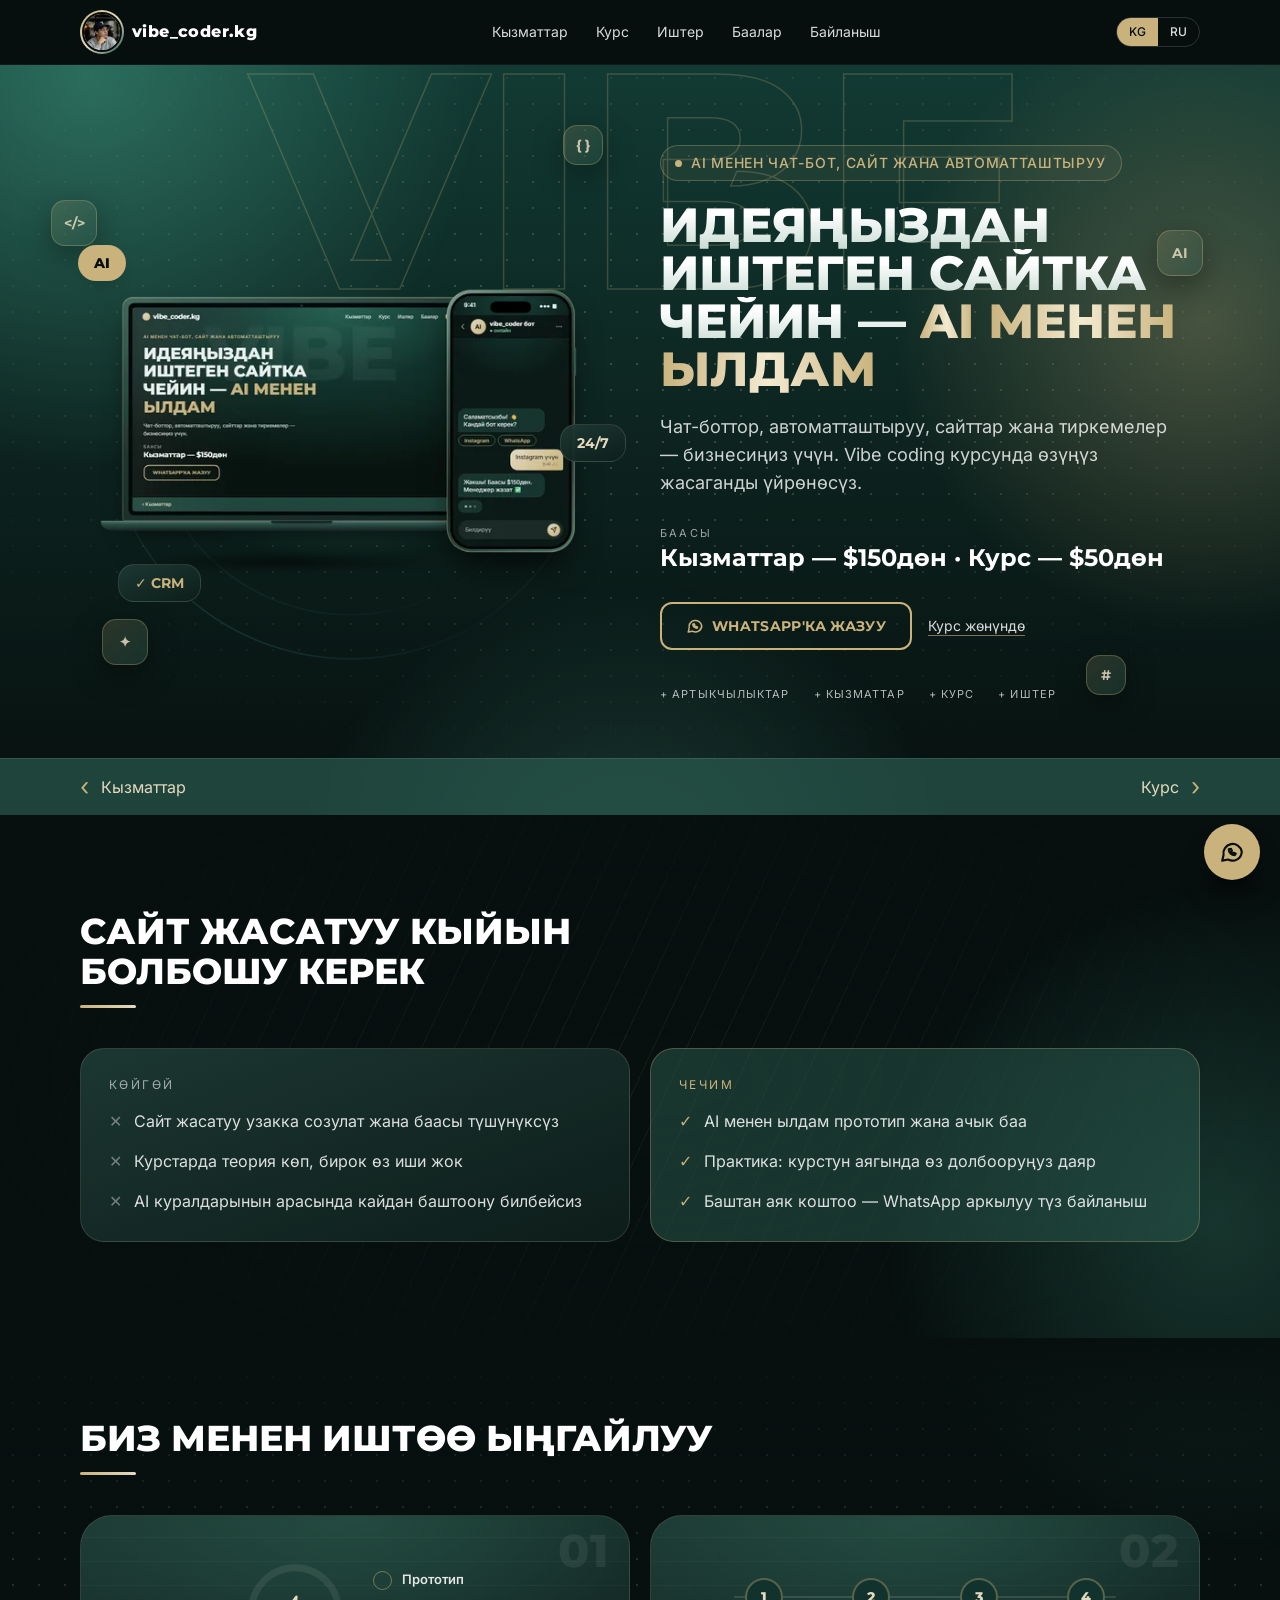
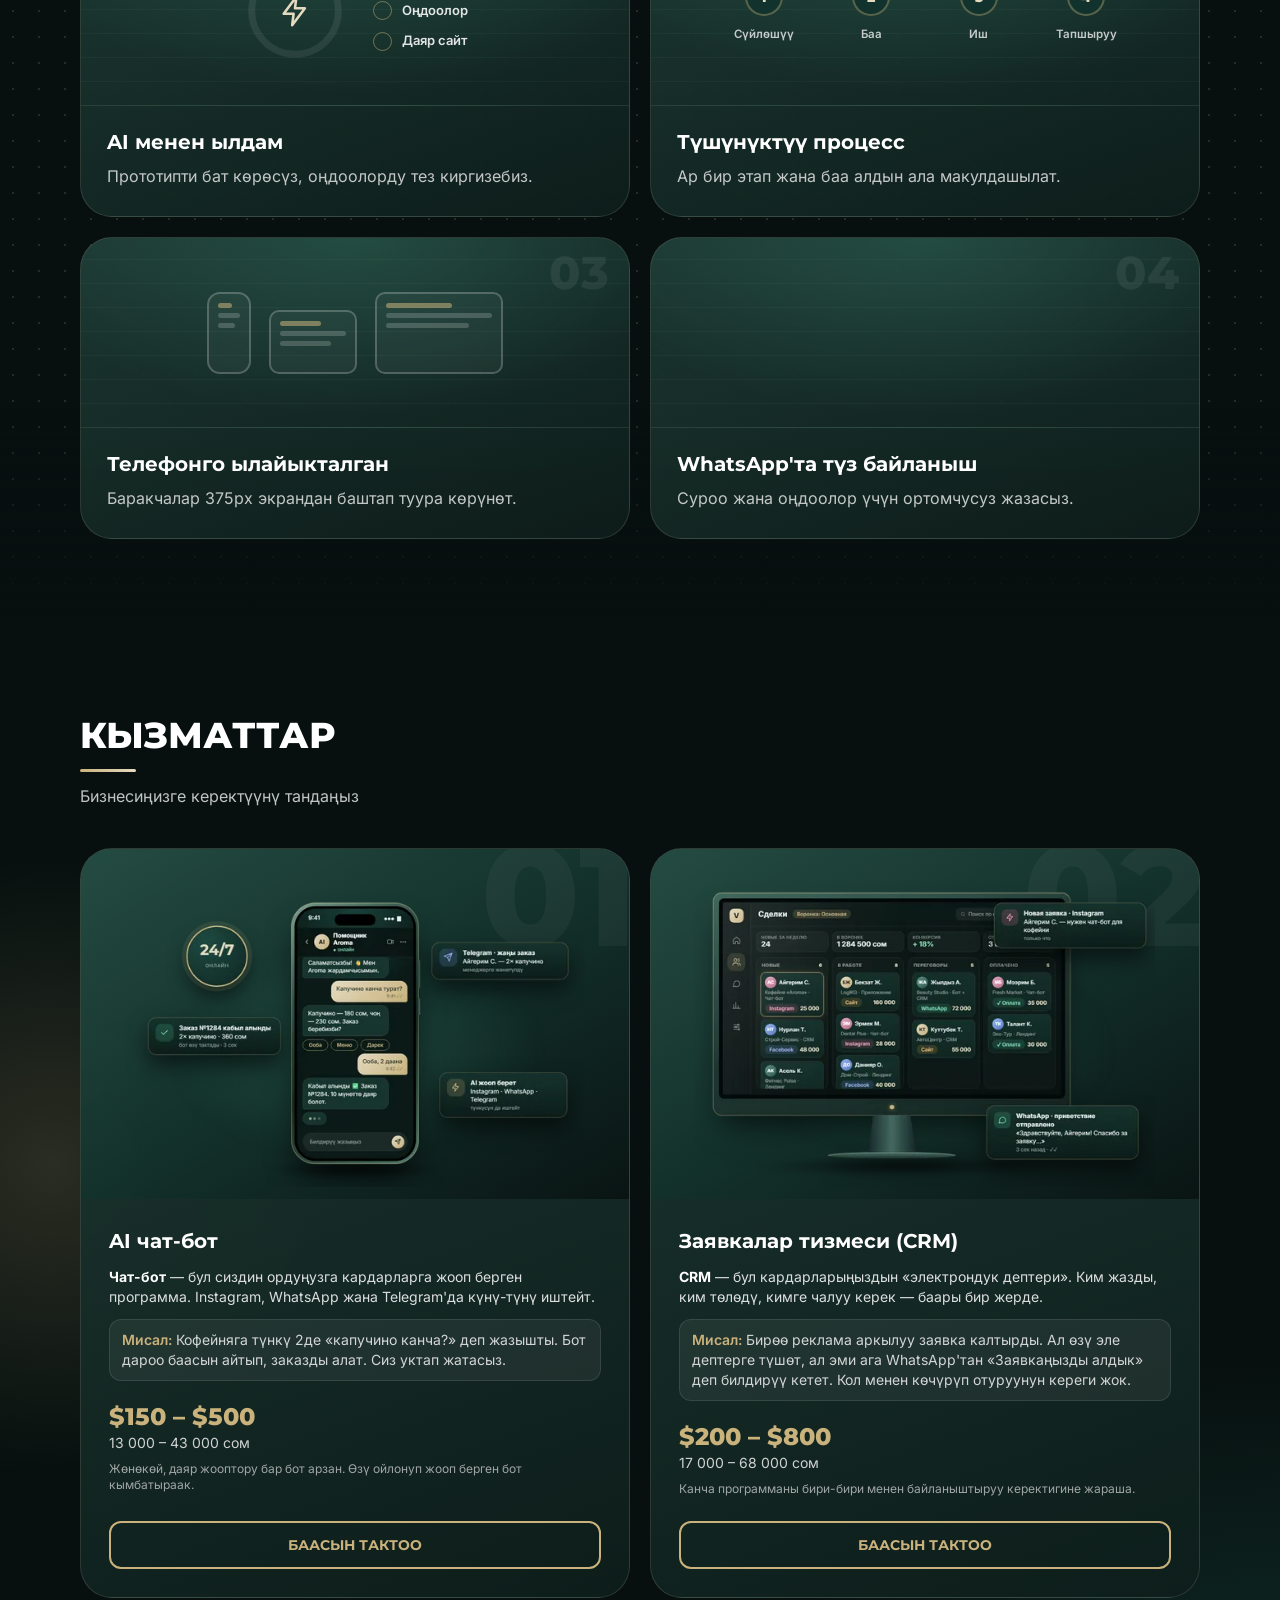
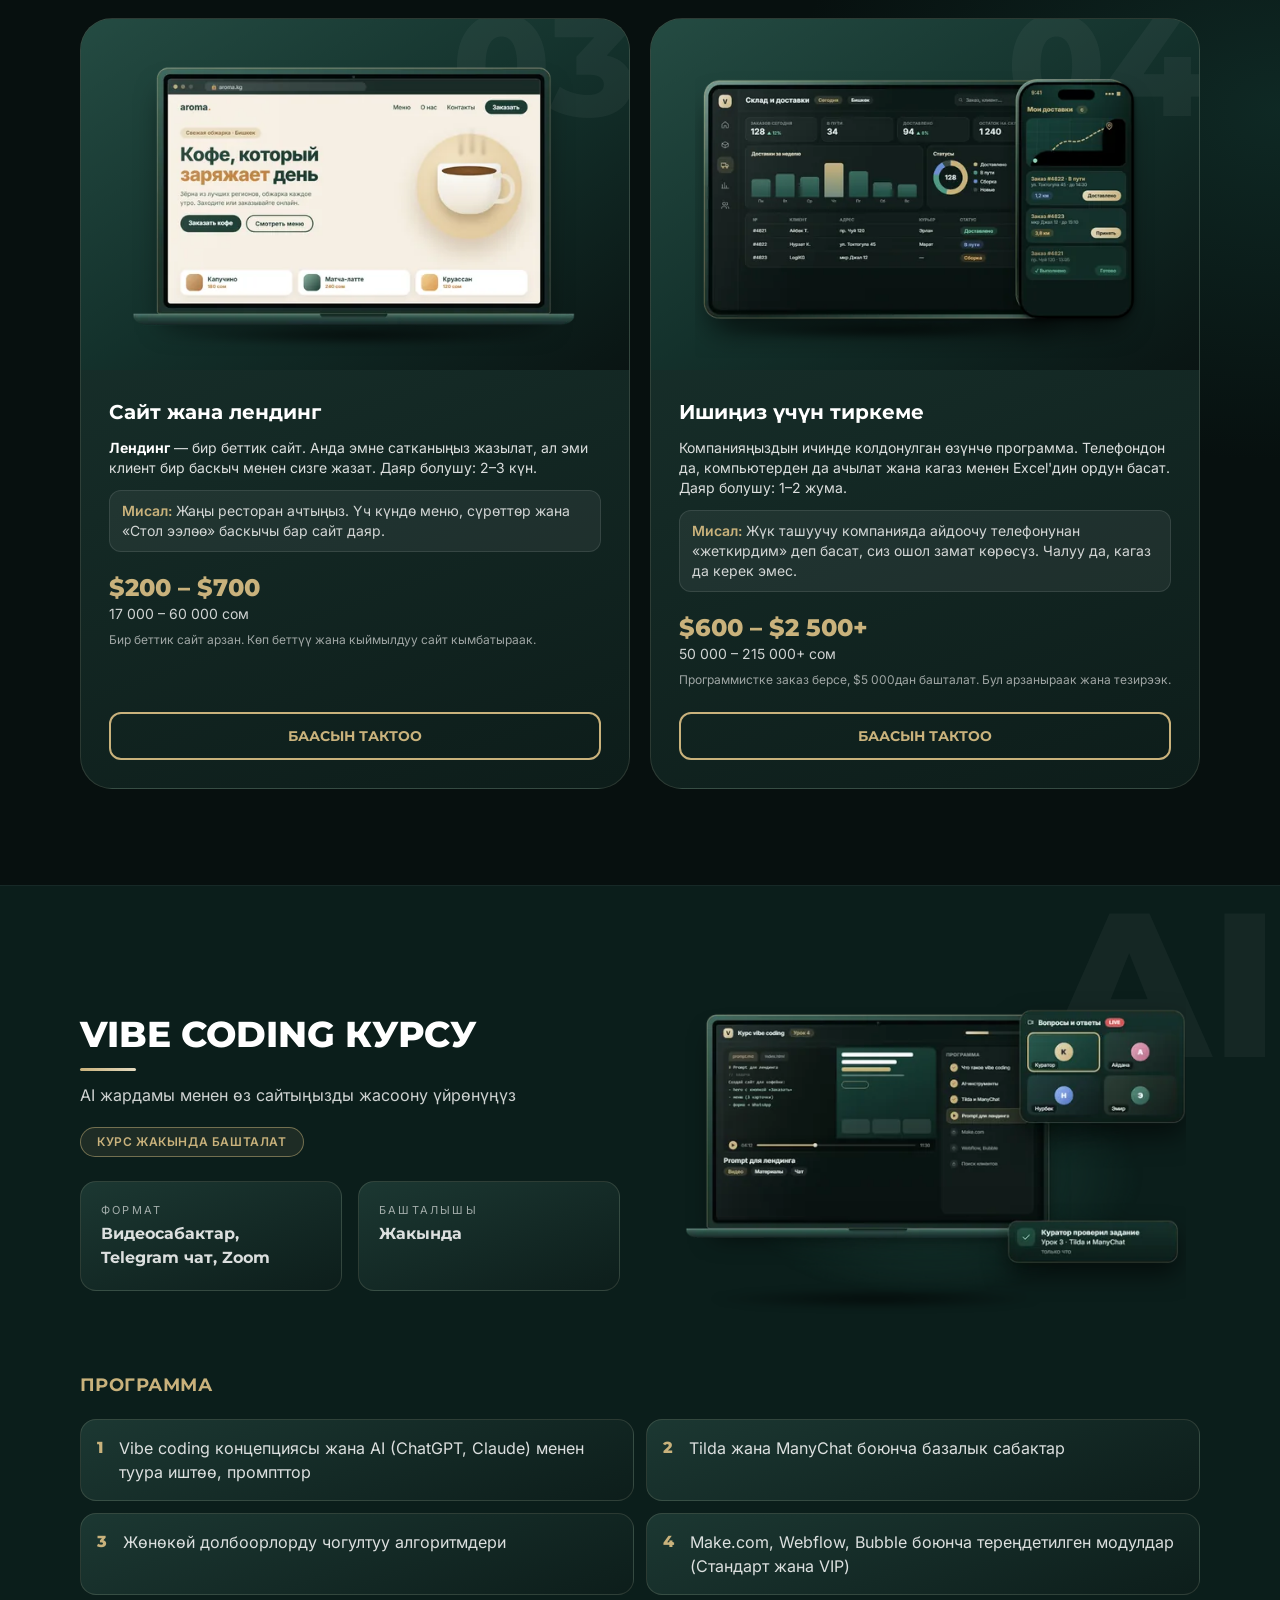
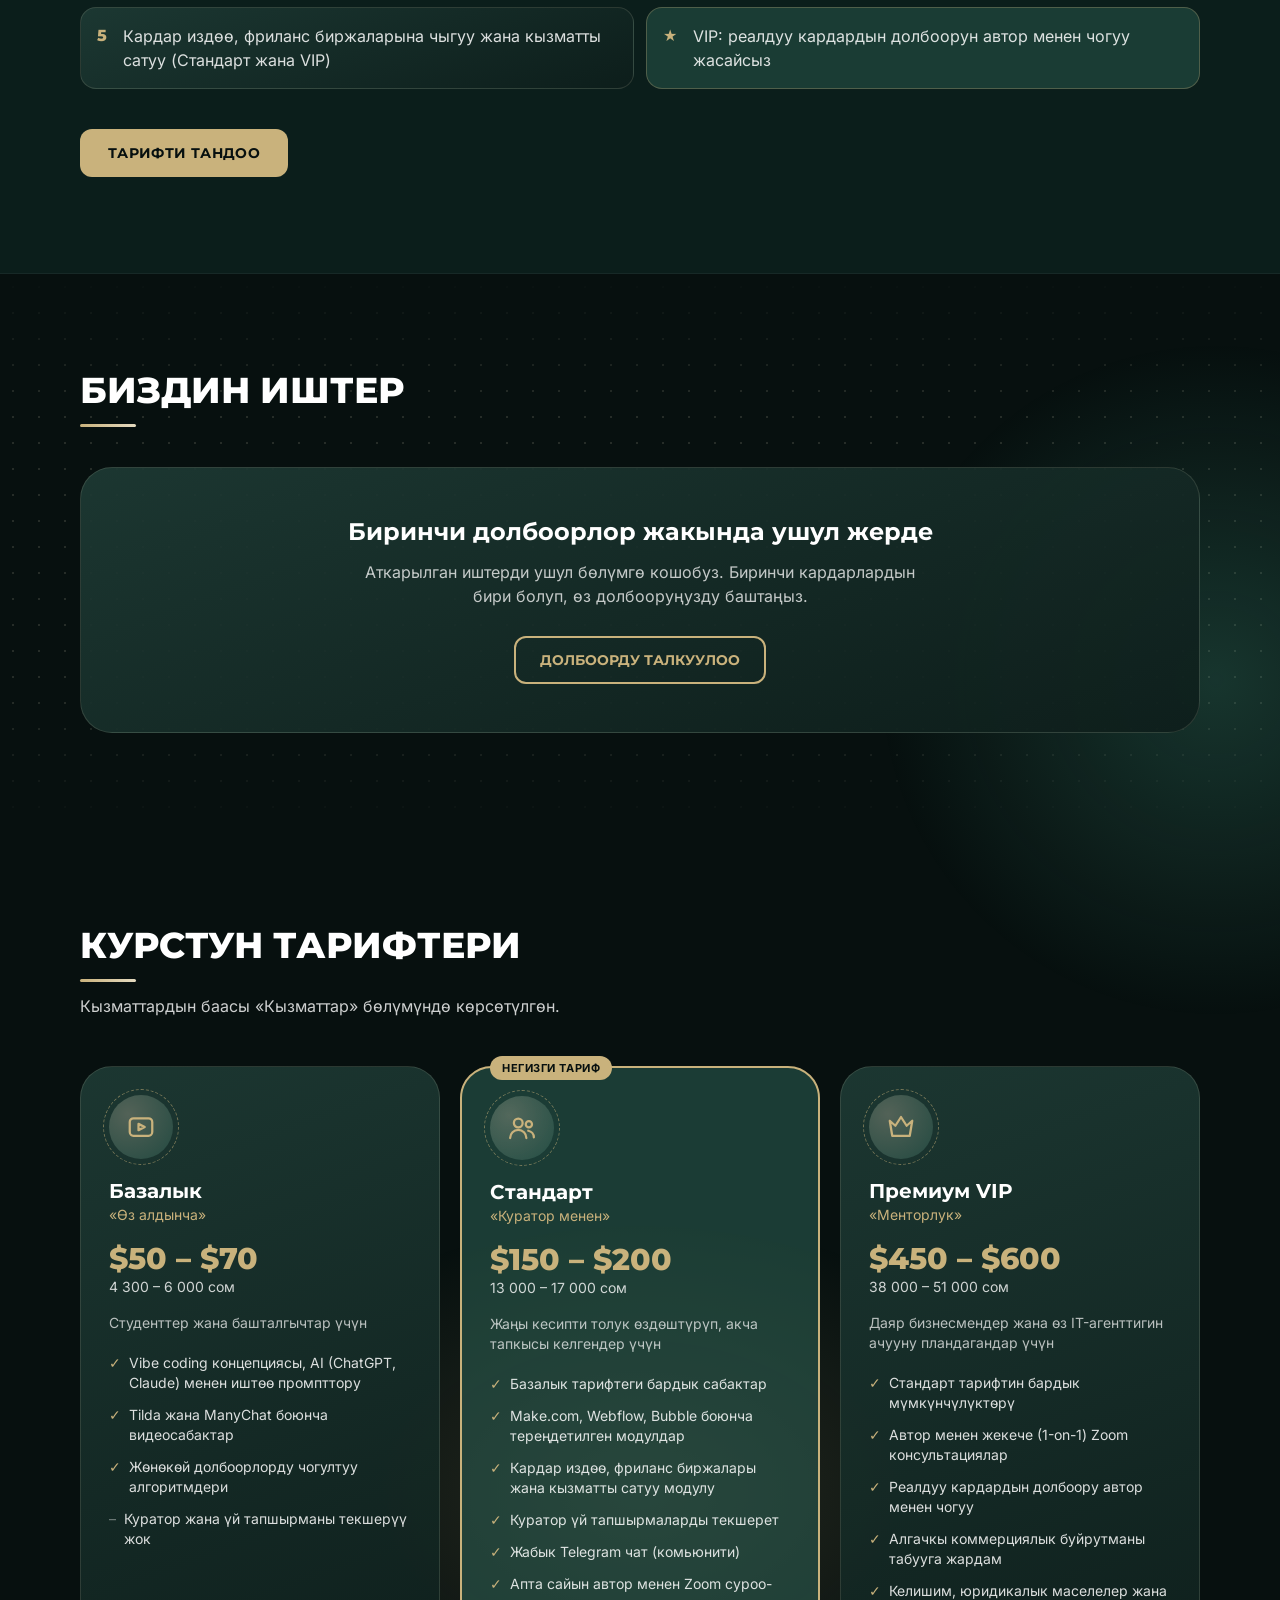
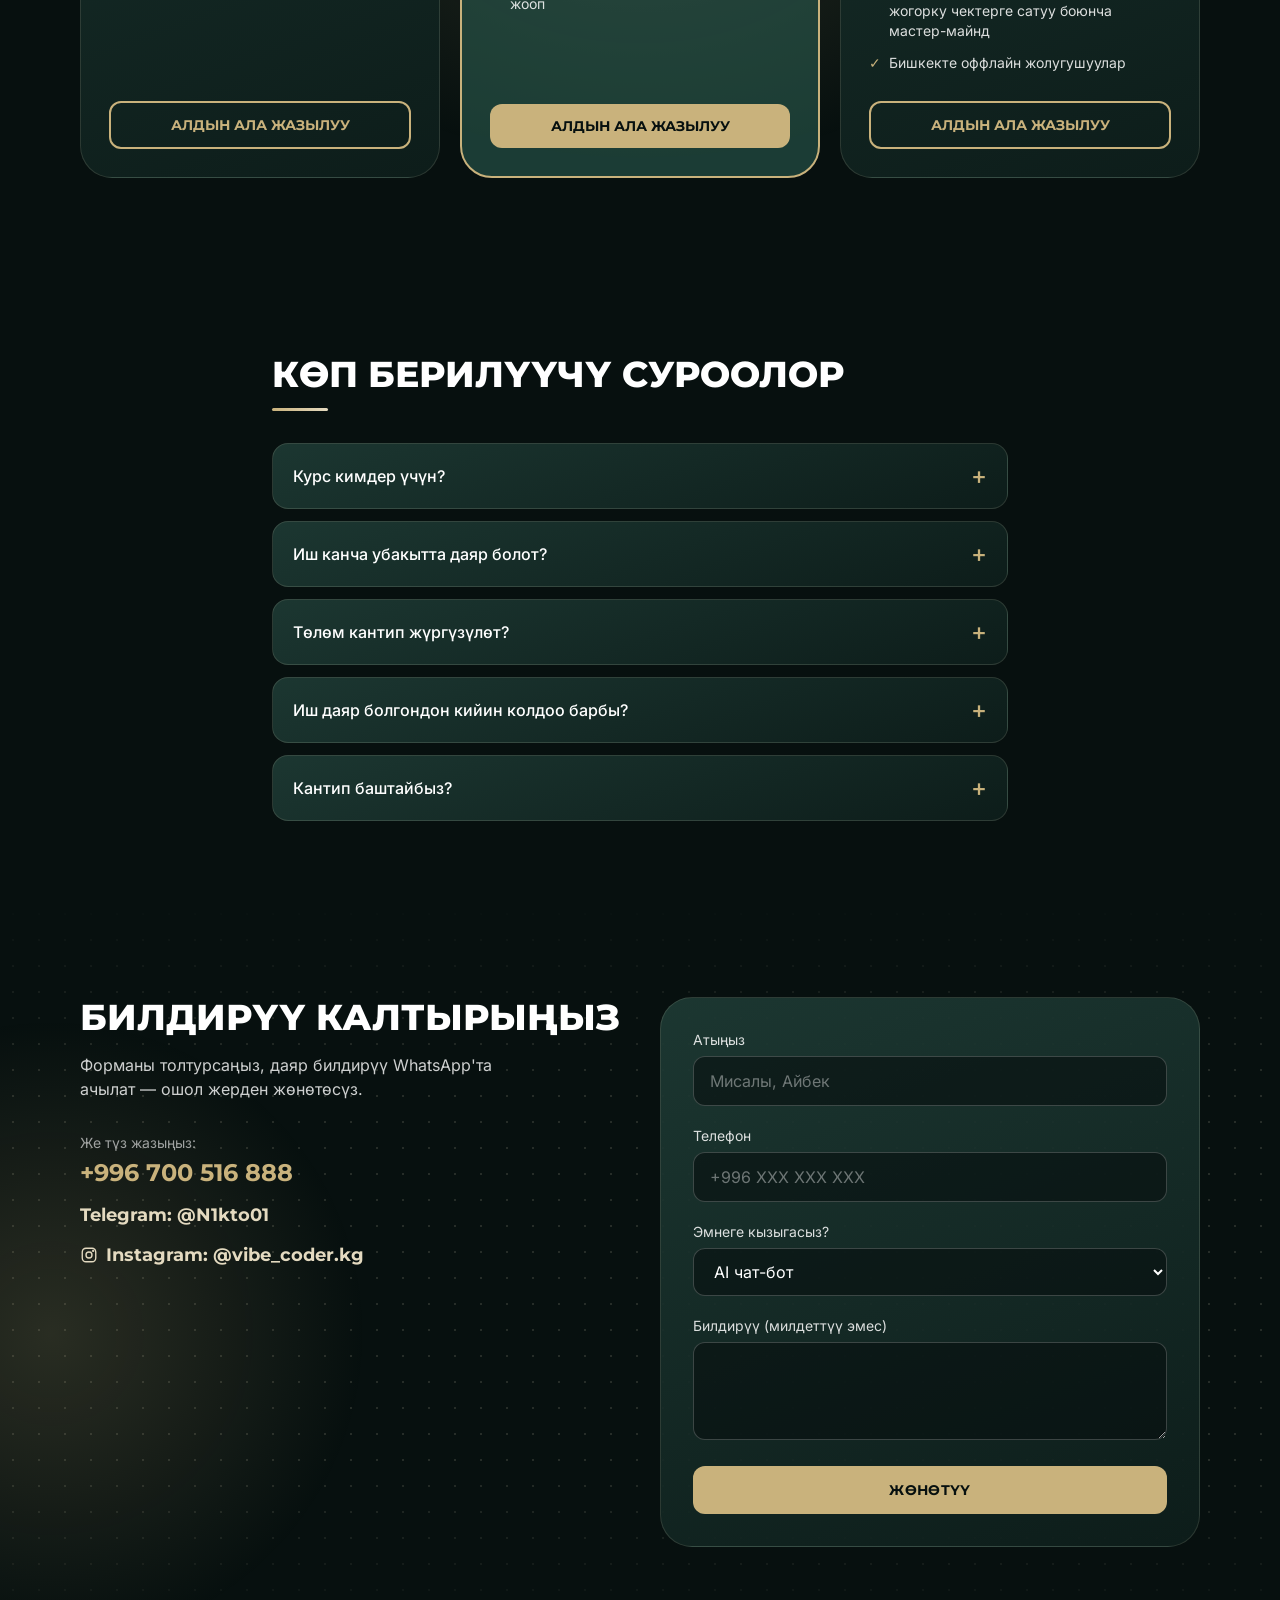
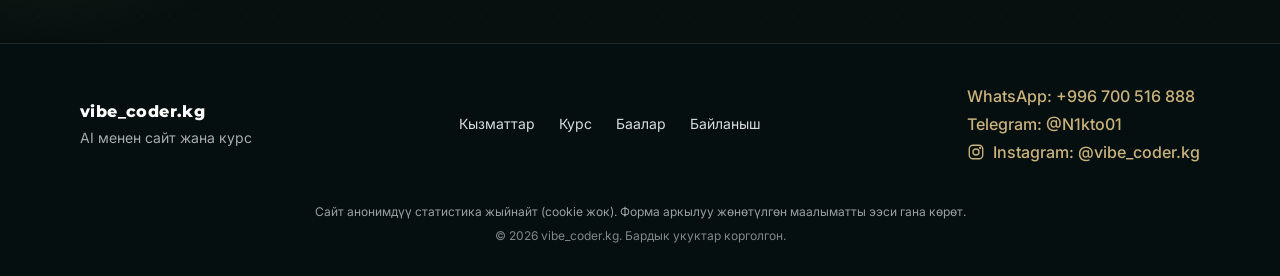
<file: index.html>
<!DOCTYPE html>
<html lang="ky">
<head>
  <meta charset="UTF-8">
  <meta name="viewport" content="width=device-width, initial-scale=1">

  <!-- SEO -->
  <title>vibe_coder.kg — AI чат-боттор, сайттар жана vibe coding курсу</title>
  <meta name="description" content="AI чат-боттор, CRM автоматташтыруу, сайттар жана ички тиркемелер — $150дөн. Vibe coding курсу — $50дөн. WhatsApp'ка жазыңыз.">
  <meta name="theme-color" content="#07100F">

  <!-- Open Graph -->
  <meta property="og:type" content="website">
  <meta property="og:title" content="vibe_coder.kg — AI чат-боттор, сайттар жана vibe coding курсу">
  <meta property="og:description" content="AI чат-боттор, автоматташтыруу жана сайттар. Vibe coding курсу — $50дөн.">
  <meta property="og:url" content="https://gameloft0408-cloud.github.io/vibe-coder-kg/">
  <meta property="og:image" content="https://gameloft0408-cloud.github.io/vibe-coder-kg/images/og.jpg">
  <meta property="og:image:width" content="1200">
  <meta property="og:image:height" content="630">
  <meta property="og:image:alt" content="vibe_coder.kg — AI чат-боттор, сайттар жана vibe coding курсу">
  <meta property="og:site_name" content="vibe_coder.kg">
  <meta name="twitter:card" content="summary_large_image">
  <link rel="canonical" href="https://gameloft0408-cloud.github.io/vibe-coder-kg/">
  <meta property="og:locale" content="ky_KG">

  <link rel="icon" type="image/svg+xml" href="images/logo.svg">

  <!-- Структураланган маалымат (JSON-LD, аткарылбайт — CSP менен конфликт жок) -->
  <script type="application/ld+json">
  {"@context":"https://schema.org","@type":"ProfessionalService","name":"vibe_coder.kg","url":"https://gameloft0408-cloud.github.io/vibe-coder-kg/","image":"https://gameloft0408-cloud.github.io/vibe-coder-kg/images/og.jpg","telephone":"+996700516888","areaServed":"KG","description":"AI чат-боттор, CRM автоматташтыруу, сайттар жана ички тиркемелер. Vibe coding курсу.","sameAs":["https://t.me/N1kto01","https://www.instagram.com/vibe_coder.kg"]}
  </script>

  <!-- Коопсуздук: контент саясаты (CSP). Скрипттер жана шрифттер — өз серверибизден гана. Толук баштар: _headers / vercel.json -->
  <meta http-equiv="Content-Security-Policy" content="default-src 'none'; script-src 'self'; style-src 'self' 'unsafe-inline'; img-src 'self'; font-src 'self'; connect-src 'self' https://script.google.com https://script.googleusercontent.com; manifest-src 'self'; base-uri 'self'; form-action 'self'; object-src 'none'; upgrade-insecure-requests">
  <meta name="referrer" content="strict-origin-when-cross-origin">

  <!-- Шрифттер: Montserrat (аталыштар) + Inter (текст). Өзүбүздүн серверден, кириллица жана ң ү ө тамгалары менен -->

  <!-- Tailwind CSS: алдын ала build кылынган (css/styles.css). Конфиг: tailwind.config.js -->
  <link rel="stylesheet" href="css/styles.css">

  <style>
    html { scroll-behavior: smooth; scroll-padding-top: 5rem; }
    body {
      background:
        radial-gradient(1100px 620px at 50% -8%, #2a5a4f 0%, rgba(42,90,79,0) 65%),
        radial-gradient(700px 500px at 100% 40%, rgba(18,51,45,.7) 0%, rgba(18,51,45,0) 70%),
        #07100F;
      background-repeat: no-repeat;
    }
    /* Шише эффектиндеги карточка */
    .glass {
      background: linear-gradient(160deg, rgba(30,58,52,.92), rgba(14,30,27,.92));
      border: 1px solid rgba(228,218,192,.14);
    }
    /* Толтурула турган орундар ([ОРУН АЛМАШТЫР]) — табуу оңой болушу үчүн */
    .ph { outline: 1px dashed rgba(201,178,124,.7); outline-offset: 2px; border-radius: 4px; color: #E4DAC0; padding: 0 4px; }
    /* Ири кооздоочу фон тексти */
    .ghost { color: rgba(255,255,255,.045); font-family: Montserrat, sans-serif; font-weight: 800; line-height: .8; user-select: none; pointer-events: none; }
    /* Көрүнүү анимациясы */
    .reveal { opacity: 0; transform: translateY(18px); transition: opacity .7s ease, transform .7s ease; }
    .reveal.in { opacity: 1; transform: none; }
    @media (prefers-reduced-motion: reduce) {
      html { scroll-behavior: auto; }
      .reveal { opacity: 1; transform: none; transition: none; }
    }
    .no-scrollbar::-webkit-scrollbar { display: none; }
    .no-scrollbar { scrollbar-width: none; }
    details > summary { list-style: none; }
    details > summary::-webkit-details-marker { display: none; }
    details[open] .faq-plus { transform: rotate(45deg); }
    :focus-visible { outline: 2px solid #C9B27C; outline-offset: 3px; }

    /* ===== Анимациялар ===== */
    @keyframes rise { to { transform: translateY(0); } }
    @keyframes fadeUp { from { opacity: 0; transform: translateY(16px); } to { opacity: 1; transform: none; } }
    @keyframes chIn { to { opacity: 1; } }
    @keyframes shimmer { to { background-position: -200% 0; } }
    @keyframes floaty { 0%,100% { transform: translateY(0); } 50% { transform: translateY(-10px); } }
    @keyframes floaty2 { 0%,100% { transform: translateY(0); } 50% { transform: translateY(8px); } }
    @keyframes ghostDrift { 0%,100% { transform: translateX(0); } 50% { transform: translateX(14px); } }

    /* Аталыш: сөз-сөз өйдө чыгат (JS ар бир сөздү .w ичине салат) */
    .w { display: inline-block; overflow: hidden; vertical-align: bottom; padding-bottom: .1em; margin-bottom: -.1em; }
    .w > span { display: inline-block; transform: translateY(115%); animation: rise .6s cubic-bezier(.2,.7,.2,1) forwards; }
    /* Алтын сөздөр жылтырайт */
    .gw > span {
      background: linear-gradient(90deg, #C9B27C 0%, #F3EAD0 25%, #C9B27C 50%, #F3EAD0 75%, #C9B27C 100%);
      background-size: 200% 100%;
      -webkit-background-clip: text; background-clip: text; color: transparent;
      animation: rise .6s cubic-bezier(.2,.7,.2,1) forwards, shimmer 4.5s linear 1s 3;
    }
    /* Кичи сап: тамга-тамга пайда болот */
    .ch { opacity: 0; animation: chIn .01s forwards; }
    /* Hero ичиндеги калган текст кезеги менен чыгат */
    .fx { opacity: 0; animation: fadeUp .8s ease forwards; animation-delay: var(--d, 0s); }
    /* Бөлүм аталышынын астындагы сызык */
    main h2.reveal::after { content: ''; display: block; height: 3px; width: 0; margin-top: 14px; border-radius: 2px; background: linear-gradient(90deg, #C9B27C, #E4DAC0); transition: width .9s ease .35s; }
    main h2.reveal.in::after { width: 56px; }
    /* Сүрөттөр */
    .float-a { animation: floaty 6s ease-in-out infinite; }
    .float-b { animation: floaty2 5.5s ease-in-out infinite; }
    .svc-img { transition: transform .5s ease; }
    .svc-card:hover .svc-img { transform: scale(1.05) translateY(-4px); }
    .ghost-drift { animation: ghostDrift 14s ease-in-out infinite; }

    /* Икон тақталары (Артыкчылыктар) жана медальондор (Тарифтер) */
    .icon-tile { width: 56px; height: 56px; border-radius: 18px; display: grid; place-items: center; color: #C9B27C;
      background: linear-gradient(135deg, rgba(201,178,124,.25), rgba(42,90,79,.55)); border: 1px solid rgba(201,178,124,.35);
      transition: transform .4s ease; }
    .adv-card:hover .icon-tile { transform: translateY(-4px) rotate(-6deg); }
    .medal { position: relative; width: 64px; height: 64px; border-radius: 50%; display: grid; place-items: center; color: #C9B27C; margin-bottom: 18px;
      background: radial-gradient(circle at 30% 30%, rgba(228,218,192,.28), rgba(42,90,79,.6)); }
    .medal::before { content: ''; position: absolute; inset: -6px; border-radius: 50%; border: 1.5px dashed rgba(201,178,124,.55); animation: spin 20s linear infinite; }
    @keyframes spin { to { transform: rotate(360deg); } }
    @media (prefers-reduced-motion: reduce) { .medal::before { animation: none; } .icon-tile { transition: none; } }

    /* ===== Фон, тор жана кооздоо (hero жана бөлүмдөр) ===== */
    html, body { overflow-x: clip; }
    @keyframes drift1 { 0%,100% { transform: translate3d(0,0,0) scale(1); } 50% { transform: translate3d(8vmax,6vmax,0) scale(1.12); } }
    @keyframes drift2 { 0%,100% { transform: translate3d(0,0,0) scale(1); } 50% { transform: translate3d(-7vmax,5vmax,0) scale(1.1); } }
    @keyframes drift3 { 0%,100% { transform: translate3d(0,0,0) scale(1); } 50% { transform: translate3d(5vmax,-6vmax,0) scale(1.15); } }
    @keyframes spin { to { transform: rotate(360deg); } }
    @keyframes pulseDot { 0%,100% { box-shadow: 0 0 0 0 rgba(201,178,124,.55); } 50% { box-shadow: 0 0 0 7px rgba(201,178,124,0); } }

    .hero-bg { position: absolute; inset: 0; z-index: 0; pointer-events: none; overflow: hidden; }
    .hero-bg > * { position: absolute; }
    .orb { border-radius: 50%; will-change: transform; }
    .orb-1 { width: 70vmax; height: 70vmax; left: -28vmax; top: -34vmax; background: radial-gradient(circle, rgba(70,160,135,.50) 0%, rgba(70,160,135,0) 62%); animation: drift1 26s ease-in-out infinite; }
    .orb-2 { width: 56vmax; height: 56vmax; right: -22vmax; top: -8vmax; background: radial-gradient(circle, rgba(201,178,124,.30) 0%, rgba(201,178,124,0) 62%); animation: drift2 32s ease-in-out infinite; }
    .orb-3 { width: 62vmax; height: 62vmax; left: 18%; bottom: -40vmax; background: radial-gradient(circle, rgba(42,90,79,.65) 0%, rgba(42,90,79,0) 62%); animation: drift3 38s ease-in-out infinite; }
    .dotgrid { inset: 0; background-image: radial-gradient(rgba(228,218,192,.20) 1px, transparent 1.5px); background-size: 26px 26px;
      -webkit-mask-image: radial-gradient(ellipse 85% 75% at 50% 40%, #000 20%, transparent 78%); mask-image: radial-gradient(ellipse 85% 75% at 50% 40%, #000 20%, transparent 78%); }
    #heroCanvas { inset: 0; width: 100%; height: 100%; opacity: 0; transition: opacity 1.6s ease; }
    #heroCanvas.on { opacity: 1; }
    .tile { display: grid; place-items: center; width: 46px; height: 46px; border-radius: 14px; font: 700 14px/1 Montserrat, sans-serif; color: rgba(228,218,192,.85);
      background: linear-gradient(135deg, rgba(201,178,124,.18), rgba(42,90,79,.40)); border: 1px solid rgba(201,178,124,.30); box-shadow: 0 10px 30px rgba(0,0,0,.35); }
    .t1 { left: 4%; top: 18%; animation: floaty 7s ease-in-out infinite; }
    .t2 { left: 44%; top: 8%; animation: floaty2 8s ease-in-out infinite; width: 40px; height: 40px; }
    .t3 { right: 6%; top: 22%; animation: floaty 6.5s ease-in-out infinite .6s; }
    .t4 { left: 8%; bottom: 20%; animation: floaty2 7.5s ease-in-out infinite .3s; }
    .t5 { right: 12%; bottom: 16%; animation: floaty 9s ease-in-out infinite 1s; width: 40px; height: 40px; }
    @media (max-width: 640px) { .tile { display: none; } .eyebrow { border-radius: 18px; line-height: 1.55; padding: 8px 14px; } }

    /* Hero аталышы: градиент тамгалар, жумшак көлөкө, кичи сап — таблетка */
    #heroTitle .w:not(.gw) > span { background: linear-gradient(180deg, #ffffff 25%, #c9dcd4 100%); -webkit-background-clip: text; background-clip: text; color: transparent; }
    .eyebrow { display: inline-block; padding: 7px 16px 7px 14px; border-radius: 999px; border: 1px solid rgba(201,178,124,.32); background: rgba(201,178,124,.08); }
    .eyebrow::before { content: ''; display: inline-block; width: 7px; height: 7px; margin-right: 9px; border-radius: 50%; background: #C9B27C; vertical-align: 1px; animation: pulseDot 2.4s ease-in-out infinite; }
    .ghost-outline { color: transparent !important; -webkit-text-stroke: 1.5px rgba(201,178,124,.24); }

    /* Hero сүрөтүнүн айланасындагы жарык шакектер */
    .ring-wrap { position: absolute; left: 50%; top: 50%; width: 96%; aspect-ratio: 1; transform: translate(-50%,-52%); z-index: -1; pointer-events: none; }
    .ring { position: absolute; inset: 0; border-radius: 50%; animation: spin 28s linear infinite;
      background: conic-gradient(from 0deg, rgba(201,178,124,0) 0deg, rgba(201,178,124,.65) 70deg, rgba(201,178,124,0) 150deg, rgba(120,210,180,.45) 250deg, rgba(120,210,180,0) 330deg);
      -webkit-mask: radial-gradient(farthest-side, transparent calc(100% - 2px), #000 calc(100% - 1px)); mask: radial-gradient(farthest-side, transparent calc(100% - 2px), #000 calc(100% - 1px)); }
    .ring.r2 { inset: 9%; animation-duration: 40s; animation-direction: reverse; opacity: .7; }
    .ring-glow { position: absolute; inset: 14%; border-radius: 50%; background: radial-gradient(circle, rgba(201,178,124,.22), rgba(201,178,124,0) 65%); }

    /* Бөлүмдөрдүн артындагы кооздоо (контенттин артында, 100vw кеңдикте) */
    section.deco { position: relative; isolation: isolate; }
    section.deco::before, section.deco::after { content: ''; position: absolute; pointer-events: none; z-index: -1; }
    .deco-dots::before { left: 50%; width: 100vw; top: 0; bottom: 0; transform: translateX(-50%);
      background-image: linear-gradient(180deg, #07100F 0, rgba(7,16,15,0) 24%, rgba(7,16,15,0) 76%, #07100F 100%), radial-gradient(rgba(228,218,192,.14) 1px, transparent 1.5px);
      background-size: 100% 100%, 26px 26px; }
    .deco-lines::before { left: 50%; width: 100vw; top: 0; bottom: 0; transform: translateX(-50%);
      background: radial-gradient(ellipse 70% 80% at 50% 50%, rgba(7,16,15,0) 10%, #07100F 78%), repeating-linear-gradient(115deg, rgba(228,218,192,.06) 0 1px, transparent 1px 30px); }
    .deco-orb-r::after { width: 60vmax; height: 60vmax; right: calc(50% - 50vw - 25vmax); top: 4%; border-radius: 50%; will-change: transform;
      background: radial-gradient(circle, rgba(70,160,135,.26), rgba(70,160,135,0) 62%); animation: drift2 30s ease-in-out infinite; }
    .deco-orb-l::after { width: 56vmax; height: 56vmax; left: calc(50% - 50vw - 24vmax); top: 10%; border-radius: 50%; will-change: transform;
      background: radial-gradient(circle, rgba(201,178,124,.18), rgba(201,178,124,0) 62%); animation: drift1 34s ease-in-out infinite; }
    .deco-spot::after { left: 50%; top: 52%; width: min(900px, 100vw); height: 600px; transform: translate(-50%,-30%);
      background: radial-gradient(ellipse at center, rgba(201,178,124,.16), rgba(201,178,124,0) 65%); }

    @media (prefers-reduced-motion: reduce) {
      .orb, .tile, .ring, .deco-orb-r::after, .deco-orb-l::after, .eyebrow::before { animation: none !important; }
    }

    /* ===== Артыкчылыктар: анимациялуу премиум карточкалар ===== */
    .adv-grid { display: grid; gap: 20px; }
    @media (min-width: 768px) { .adv-grid { grid-template-columns: 1fr 1fr; } }
    .adv-card { position: relative; isolation: isolate; overflow: hidden; border-radius: 2rem; border: 1px solid rgba(228,218,192,.14);
      background: linear-gradient(160deg, rgba(30,58,52,.92), rgba(14,30,27,.92)); transition: border-color .4s, transform .4s; }
    .adv-card::before { content: ''; position: absolute; inset: 0; z-index: -1; opacity: 0; transition: opacity .4s;
      background: radial-gradient(380px circle at var(--mx, 50%) var(--my, 0%), rgba(201,178,124,.20), transparent 62%); }
    .adv-card:hover { border-color: rgba(201,178,124,.5); }
    .adv-card:hover::before { opacity: 1; }
    .adv-num { position: absolute; top: 12px; right: 20px; font: 800 46px/1 Montserrat, sans-serif; color: rgba(255,255,255,.07); z-index: 2; pointer-events: none; }
    .adv-vis { position: relative; height: 190px; display: grid; place-items: center; padding: 0 20px; border-bottom: 1px solid rgba(228,218,192,.08);
      background: radial-gradient(90% 130% at 50% 0%, rgba(70,160,135,.24), transparent 72%), repeating-linear-gradient(0deg, transparent 0 23px, rgba(255,255,255,.03) 23px 24px); }
    .adv-body { padding: 22px 26px 28px; }
    .adv-card:not(.in) .adv-vis * { animation-play-state: paused !important; }

    /* 1. Ылдамдык: шкала толот, тизме белгиленет */
    .v1 { display: flex; align-items: center; gap: 26px; }
    .gauge { position: relative; width: 104px; height: 104px; flex: none; }
    .gauge > svg { width: 100%; height: 100%; transform: rotate(-90deg); }
    .g-bg, .g-fg { fill: none; stroke-width: 8; }
    .g-bg { stroke: rgba(255,255,255,.08); }
    .g-fg { stroke: #C9B27C; stroke-linecap: round; stroke-dasharray: 314; stroke-dashoffset: 314; animation: gfill 4.2s ease-in-out infinite; }
    .gauge-ic { position: absolute; inset: 0; display: grid; place-items: center; color: #E4DAC0; animation: boltPulse 4.2s ease-in-out infinite; }
    .chk { list-style: none; display: grid; gap: 11px; font-size: 13px; font-weight: 600; color: rgba(255,255,255,.88); }
    .chk li { display: flex; align-items: center; gap: 10px; }
    .chk i { position: relative; width: 19px; height: 19px; flex: none; border-radius: 50%; border: 1.5px solid rgba(201,178,124,.5); animation: tick 4.2s ease-in-out infinite; animation-delay: var(--d); }
    .chk i::after { content: ''; position: absolute; left: 5.5px; top: 2px; width: 4px; height: 8px; border: solid #07100F; border-width: 0 2px 2px 0; transform: rotate(45deg); opacity: 0; animation: tickMark 4.2s ease-in-out infinite; animation-delay: var(--d); }
    @keyframes gfill { 0% { stroke-dashoffset: 314; } 58%, 90% { stroke-dashoffset: 30; } 100% { stroke-dashoffset: 314; } }
    @keyframes boltPulse { 0%, 100% { transform: scale(.9); opacity: .7; } 58% { transform: scale(1.12); opacity: 1; } }
    @keyframes tick { 0%, 14% { background: transparent; border-color: rgba(201,178,124,.5); } 26%, 88% { background: #C9B27C; border-color: #C9B27C; } 100% { background: transparent; border-color: rgba(201,178,124,.5); } }
    @keyframes tickMark { 0%, 14% { opacity: 0; } 26%, 88% { opacity: 1; } 100% { opacity: 0; } }

    /* 2. Процесс: 4 кадам бири-биринин артынан жанат */
    .steps { position: relative; display: flex; justify-content: space-between; width: min(430px, 100%); }
    .st-line { position: absolute; left: 24px; right: 24px; top: 18px; height: 2px; border-radius: 2px; background: rgba(255,255,255,.12); }
    .st-line i { display: block; height: 100%; width: 0; background: linear-gradient(90deg, #C9B27C, #E4DAC0); animation: lineFill 6.4s ease-in-out infinite; }
    .st { position: relative; z-index: 1; width: 25%; display: grid; justify-items: center; gap: 10px; font-size: 11.5px; font-weight: 600; text-align: center; color: rgba(255,255,255,.75); }
    .st b { display: grid; place-items: center; width: 38px; height: 38px; border-radius: 50%; font: 800 14px Montserrat, sans-serif; background: #12332D; color: #E4DAC0; border: 2px solid rgba(201,178,124,.38); animation: stepOn 6.4s ease-in-out infinite; animation-delay: var(--d); }
    @keyframes lineFill { 0% { width: 0; } 58%, 90% { width: 100%; } 100% { width: 0; } }
    @keyframes stepOn {
      0%, 4% { background: #12332D; color: #E4DAC0; border-color: rgba(201,178,124,.38); box-shadow: 0 0 0 0 rgba(201,178,124,0); transform: scale(1); }
      12%, 76% { background: #C9B27C; color: #07100F; border-color: #C9B27C; box-shadow: 0 0 0 8px rgba(201,178,124,.16); transform: scale(1.1); }
      90%, 100% { background: #12332D; color: #E4DAC0; border-color: rgba(201,178,124,.38); box-shadow: 0 0 0 0 rgba(201,178,124,0); transform: scale(1); }
    }

    /* 3. Түзмөктөр: телефон, планшет, компьютер кезек менен жарык болот */
    .devs { display: flex; align-items: flex-end; gap: 18px; }
    .dv { display: grid; gap: 5px; align-content: start; padding: 9px; border-radius: 10px; border: 2px solid rgba(255,255,255,.22); background: rgba(255,255,255,.04); animation: devOn 6s ease-in-out infinite; animation-delay: var(--d); }
    .dv1 { width: 44px; height: 82px; border-radius: 13px; }
    .dv2 { width: 88px; height: 64px; }
    .dv3 { width: 128px; height: 82px; }
    .dv i { display: block; height: 5px; border-radius: 3px; background: rgba(255,255,255,.18); }
    .dv i:first-child { width: 62%; background: rgba(201,178,124,.55); }
    .dv i:last-child { width: 78%; }
    @keyframes devOn {
      0%, 6% { border-color: rgba(255,255,255,.22); box-shadow: 0 0 0 rgba(201,178,124,0); transform: translateY(0); }
      16%, 34% { border-color: #C9B27C; box-shadow: 0 0 30px rgba(201,178,124,.38); transform: translateY(-7px); }
      46%, 100% { border-color: rgba(255,255,255,.22); box-shadow: 0 0 0 rgba(201,178,124,0); transform: translateY(0); }
    }

    /* 4. Түз байланыш: билдирүүлөр кезек менен чыгат */
    .chatv { display: grid; gap: 9px; width: min(310px, 100%); }
    .cb { max-width: 84%; padding: 9px 13px; border-radius: 15px; font-size: 12.5px; line-height: 1.35; opacity: 0; animation: bub 7.6s ease-in-out infinite; animation-delay: var(--d); }
    .cb.in { justify-self: start; background: #17352f; border: 1px solid rgba(228,218,192,.12); border-bottom-left-radius: 4px; }
    .cb.out { justify-self: end; background: linear-gradient(135deg, #E4DAC0, #C9B27C); color: #1a2a26; font-weight: 600; border-bottom-right-radius: 4px; }
    .cb.out em { margin-left: 7px; font-style: normal; font-size: 10px; opacity: .7; }
    .cb.dots { justify-self: start; display: flex; gap: 4px; padding: 11px 13px; background: #17352f; border: 1px solid rgba(228,218,192,.12); }
    .cb.dots i { width: 5px; height: 5px; border-radius: 50%; background: #E4DAC0; animation: dotb 1s ease-in-out infinite; }
    .cb.dots i:nth-child(2) { animation-delay: .15s; } .cb.dots i:nth-child(3) { animation-delay: .3s; }
    @keyframes bub { 0% { opacity: 0; transform: translateY(10px) scale(.96); } 8%, 82% { opacity: 1; transform: none; } 94%, 100% { opacity: 0; transform: translateY(-4px); } }
    @keyframes dotb { 0%, 100% { transform: translateY(0); opacity: .4; } 50% { transform: translateY(-4px); opacity: 1; } }

    @media (max-width: 640px) { .adv-vis { height: 176px; } .v1 { gap: 18px; } .gauge { width: 88px; height: 88px; } .adv-body { padding: 20px 20px 24px; } .dv3 { width: 104px; } }
    @media (prefers-reduced-motion: reduce) {
      .adv-vis * { animation: none !important; }
      .cb { opacity: 1; } .g-fg { stroke-dashoffset: 40; } .chk i { background: #C9B27C; } .chk i::after { opacity: 1; } .st-line i { width: 100%; }
    }

    @media (prefers-reduced-motion: reduce) {
      .w > span, .gw > span, .fx { transform: none; animation: none; opacity: 1; }
      .gw > span { color: #C9B27C; background: none; }
      .ch { opacity: 1; animation: none; }
      .float-a, .float-b, .ghost-drift { animation: none; }
      main h2.reveal::after { transition: none; }
    }
  </style>
</head>

<body class="font-body text-white/85 antialiased">

  <a href="#main" class="sr-only focus:not-sr-only focus:fixed focus:top-2 focus:left-2 focus:z-50 bg-gold text-ink px-4 py-2 rounded">Мазмунга өтүү</a>

  <!-- ============ HEADER ============ -->
  <header class="sticky top-0 z-40 bg-ink/70 backdrop-blur border-b border-white/5">
    <div class="max-w-6xl mx-auto px-4 h-16 flex items-center justify-between gap-4">
      <a href="#top" class="flex items-center gap-2" aria-label="vibe_coder.kg">
        <!-- Профиль сыяктуу тегерек сүрөт (Instagram стили), алтын шакек менен -->
        <span class="rounded-full p-[2px] bg-gradient-to-br from-gold via-sand to-moss shrink-0">
          <img src="images/avatar.webp" alt="vibe_coder.kg автору" width="40" height="40"
               class="block w-10 h-10 rounded-full object-cover border-2 border-ink">
        </span>
        <span class="font-display font-extrabold tracking-wide text-white">vibe_coder.kg</span>
      </a>

      <nav class="hidden md:flex items-center gap-7 text-sm" aria-label="Негизги меню">
        <a class="hover:text-gold transition" href="#services" data-i18n="nav.services">Кызматтар</a>
        <a class="hover:text-gold transition" href="#course" data-i18n="nav.course">Курс</a>
        <a class="hover:text-gold transition" href="#works" data-i18n="nav.works">Иштер</a>
        <a class="hover:text-gold transition" href="#pricing" data-i18n="nav.pricing">Баалар</a>
        <a class="hover:text-gold transition" href="#contact" data-i18n="nav.contact">Байланыш</a>
      </nav>

      <div class="flex items-center gap-3">
        <!-- Тил которгуч -->
        <div class="flex text-xs font-medium border border-white/15 rounded-full overflow-hidden" role="group" aria-label="Тил / Язык">
          <button type="button" data-lang="kg" class="lang-btn px-3 py-1.5">KG</button>
          <button type="button" data-lang="ru" class="lang-btn px-3 py-1.5">RU</button>
        </div>
        <button id="menuBtn" type="button" class="md:hidden w-10 h-10 grid place-items-center rounded-lg border border-white/15" aria-label="Менюну ачуу" aria-expanded="false" aria-controls="mobileNav">
          <svg width="20" height="20" viewBox="0 0 24 24" fill="none" stroke="currentColor" stroke-width="2" stroke-linecap="round"><path d="M4 7h16M4 12h16M4 17h16"/></svg>
        </button>
      </div>
    </div>
    <nav id="mobileNav" class="hidden md:hidden border-t border-white/5 bg-ink/95 px-4 py-3 flex-col gap-1 text-base" aria-label="Мобилдик меню">
      <a class="block py-3" href="#services" data-i18n="nav.services">Кызматтар</a>
      <a class="block py-3" href="#course" data-i18n="nav.course">Курс</a>
      <a class="block py-3" href="#works" data-i18n="nav.works">Иштер</a>
      <a class="block py-3" href="#pricing" data-i18n="nav.pricing">Баалар</a>
      <a class="block py-3" href="#contact" data-i18n="nav.contact">Байланыш</a>
    </nav>
  </header>

  <main id="main">

    <!-- ============ 1. HERO ============ -->
    <section id="top" class="relative overflow-hidden" style="background: linear-gradient(180deg, #123a33 0%, #0c211d 55%, rgba(7,16,15,0) 100%);">
      <!-- Кыймылдуу фон: жарык шарлар, тор, байланышкан чекиттер, технологиялык белгилер -->
      <div class="hero-bg" aria-hidden="true">
        <div class="orb orb-1"></div><div class="orb orb-2"></div><div class="orb orb-3"></div>
        <div class="dotgrid"></div>
        <canvas id="heroCanvas"></canvas>
        <span class="tile t1">&lt;/&gt;</span><span class="tile t2">{ }</span><span class="tile t3">AI</span><span class="tile t4">&#10022;</span><span class="tile t5">#</span>
      </div>
      <div class="ghost ghost-outline ghost-drift absolute -top-2 left-1/2 -translate-x-1/2 text-[34vw] md:text-[24vw] whitespace-nowrap" aria-hidden="true">VIBE</div>

      <div class="relative max-w-6xl mx-auto px-4 pt-12 pb-10 md:pt-20 md:pb-14 grid md:grid-cols-2 gap-10 items-center">

        <!-- Сол жак: ноутбуктагы сайт + калкып жүрүүчү белгилер (кооздоочу визуал) -->
        <div class="order-2 md:order-1" aria-hidden="true"> <!-- LCP: reveal колдонулбайт, JS күтпөй дароо көрүнөт -->
          <div class="relative max-w-lg mx-auto">
            <div class="ring-wrap"><div class="ring-glow"></div><div class="ring"></div><div class="ring r2"></div></div>
            <img src="images/hero.webp" srcset="images/hero-sm.webp 560w, images/hero.webp 960w" sizes="(min-width: 768px) 512px, 92vw" alt="" width="960" height="640" class="float-a w-full h-auto" fetchpriority="high">
            <span class="float-b absolute -top-2 left-2 sm:-left-4 rounded-full bg-gold text-ink font-display font-extrabold text-sm px-4 py-2 shadow-lg">AI</span>
            <span class="float-a absolute top-1/2 -right-1 sm:-right-5 glass rounded-2xl px-4 py-2 font-display font-bold text-sm text-sand">24/7</span>
            <span class="float-b absolute -bottom-2 left-6 glass rounded-2xl px-4 py-2 font-display font-bold text-sm text-gold">✓ CRM</span>
          </div>
        </div>

        <!-- Оң жак: аталыш, оффер, CTA -->
        <div class="order-1 md:order-2">
          <p id="heroEyebrow" class="eyebrow text-gold text-xs sm:text-sm font-medium tracking-wider uppercase mb-5" data-i18n="hero.eyebrow"><span class="ch" style="animation-delay:0ms">A</span><span class="ch" style="animation-delay:18ms">I</span><span class="ch" style="animation-delay:36ms"> </span><span class="ch" style="animation-delay:54ms">м</span><span class="ch" style="animation-delay:72ms">е</span><span class="ch" style="animation-delay:90ms">н</span><span class="ch" style="animation-delay:108ms">е</span><span class="ch" style="animation-delay:126ms">н</span><span class="ch" style="animation-delay:144ms"> </span><span class="ch" style="animation-delay:162ms">ч</span><span class="ch" style="animation-delay:180ms">а</span><span class="ch" style="animation-delay:198ms">т</span><span class="ch" style="animation-delay:216ms">-</span><span class="ch" style="animation-delay:234ms">б</span><span class="ch" style="animation-delay:252ms">о</span><span class="ch" style="animation-delay:270ms">т</span><span class="ch" style="animation-delay:288ms">,</span><span class="ch" style="animation-delay:306ms"> </span><span class="ch" style="animation-delay:324ms">с</span><span class="ch" style="animation-delay:342ms">а</span><span class="ch" style="animation-delay:360ms">й</span><span class="ch" style="animation-delay:378ms">т</span><span class="ch" style="animation-delay:396ms"> </span><span class="ch" style="animation-delay:414ms">ж</span><span class="ch" style="animation-delay:432ms">а</span><span class="ch" style="animation-delay:450ms">н</span><span class="ch" style="animation-delay:468ms">а</span><span class="ch" style="animation-delay:486ms"> </span><span class="ch" style="animation-delay:504ms">а</span><span class="ch" style="animation-delay:522ms">в</span><span class="ch" style="animation-delay:540ms">т</span><span class="ch" style="animation-delay:558ms">о</span><span class="ch" style="animation-delay:576ms">м</span><span class="ch" style="animation-delay:594ms">а</span><span class="ch" style="animation-delay:612ms">т</span><span class="ch" style="animation-delay:630ms">т</span><span class="ch" style="animation-delay:648ms">а</span><span class="ch" style="animation-delay:666ms">ш</span><span class="ch" style="animation-delay:684ms">т</span><span class="ch" style="animation-delay:702ms">ы</span><span class="ch" style="animation-delay:720ms">р</span><span class="ch" style="animation-delay:738ms">у</span><span class="ch" style="animation-delay:756ms">у</span></p>
          <h1 id="heroTitle" class="font-display font-extrabold uppercase text-3xl sm:text-4xl lg:text-5xl leading-tight text-white" data-i18n="hero.title"><span class="w"><span style="animation-delay:80ms">Идеяңыздан</span></span> <span class="w"><span style="animation-delay:140ms">иштеген</span></span> <span class="w"><span style="animation-delay:200ms">сайтка</span></span> <span class="w"><span style="animation-delay:260ms">чейин</span></span> <span class="w"><span style="animation-delay:320ms">—</span></span> <span class="text-gold"><span class="w gw"><span style="animation-delay:380ms">AI</span></span> <span class="w gw"><span style="animation-delay:440ms">менен</span></span> <span class="w gw"><span style="animation-delay:500ms">ылдам</span></span></span></h1>
          <p class="fx mt-5 text-base md:text-lg text-white/80 max-w-lg" style="--d:1.1s" data-i18n="hero.sub">Чат-боттор, автоматташтыруу, сайттар жана тиркемелер — бизнесиңиз үчүн. Vibe coding курсунда өзүңүз жасаганды үйрөнөсүз.</p>

          <div class="fx mt-7" style="--d:1.3s">
            <p class="text-[11px] tracking-[.2em] uppercase text-white/60" data-i18n="hero.priceLabel">Баасы</p>
            <p class="font-display font-bold text-xl sm:text-2xl text-white" data-i18n="hero.price">Кызматтар — $150дөн · Курс — $50дөн</p>
          </div>

          <div class="fx mt-7 flex flex-wrap items-center gap-4" style="--d:1.5s">
            <a href="https://wa.me/996700516888" data-wa="hero" target="_blank" rel="noopener noreferrer"
               class="inline-flex items-center gap-2 rounded-xl border-2 border-gold text-gold hover:bg-gold hover:text-ink transition px-6 py-3 font-display font-bold uppercase text-sm tracking-wide">
              <svg width="18" height="18" viewBox="0 0 24 24" fill="none" stroke="currentColor" stroke-width="2" stroke-linecap="round" stroke-linejoin="round" aria-hidden="true"><path d="M21 11.5a8.5 8.5 0 0 1-12.6 7.4L3 20l1.2-5.2A8.5 8.5 0 1 1 21 11.5z"/><path d="M9 9.5c0 3 2.500 5.500 5.500 5.500l1-1.500-1.800-.9-.8.800a4 4 0 0 1-1.800-1.800l.8-.8-.9-1.800z"/></svg>
              <span data-i18n="hero.cta">WhatsApp'ка жазуу</span>
            </a>
            <a href="#course" class="text-sm underline underline-offset-4 decoration-gold/60 hover:text-gold transition" data-i18n="hero.link">Курс жөнүндө</a>
          </div>

          <ul class="fx mt-9 flex flex-wrap gap-x-6 gap-y-2 text-[11px] tracking-widest uppercase text-white/70" style="--d:1.7s">
            <li><a class="hover:text-gold" href="#advantages">+ <span data-i18n="tab.adv">Артыкчылыктар</span></a></li>
            <li><a class="hover:text-gold" href="#services">+ <span data-i18n="nav.services">Кызматтар</span></a></li>
            <li><a class="hover:text-gold" href="#course">+ <span data-i18n="nav.course">Курс</span></a></li>
            <li><a class="hover:text-gold" href="#works">+ <span data-i18n="nav.works">Иштер</span></a></li>
          </ul>
        </div>
      </div>

      <!-- Hero төмөнкү тилкеси -->
      <div class="relative bg-moss/70 border-t border-white/10">
        <div class="max-w-6xl mx-auto px-4 h-14 flex items-center justify-between text-sand">
          <a href="#services" class="flex items-center gap-3 hover:text-gold"><span class="text-gold text-2xl leading-none" aria-hidden="true">‹</span><span data-i18n="nav.services">Кызматтар</span></a>
          <a href="#course" class="flex items-center gap-3 hover:text-gold"><span data-i18n="nav.course">Курс</span><span class="text-gold text-2xl leading-none" aria-hidden="true">›</span></a>
        </div>
      </div>
    </section>

    <!-- ============ 2. КӨЙГӨЙ ЖАНА ЧЕЧИМ ============ -->
    <section id="problem" class="deco deco-lines deco-orb-r max-w-6xl mx-auto px-4 py-16 md:py-24">
      <h2 class="font-display font-extrabold uppercase text-2xl md:text-4xl text-white max-w-2xl reveal" data-i18n="prob.title">Сайт жасатуу кыйын болбошу керек</h2>
      <div class="mt-10 grid md:grid-cols-2 gap-5">
        <div class="glass rounded-3xl p-7 reveal">
          <p class="text-xs tracking-[.2em] uppercase text-white/60 mb-4" data-i18n="prob.tag1">Көйгөй</p>
          <ul class="space-y-4">
            <li class="flex gap-3"><span class="text-white/40" aria-hidden="true">✕</span><span data-i18n="prob.1">Сайт жасатуу узакка созулат жана баасы түшүнүксүз</span></li>
            <li class="flex gap-3"><span class="text-white/40" aria-hidden="true">✕</span><span data-i18n="prob.2">Курстарда теория көп, бирок өз иши жок</span></li>
            <li class="flex gap-3"><span class="text-white/40" aria-hidden="true">✕</span><span data-i18n="prob.3">AI куралдарынын арасында кайдан баштоону билбейсиз</span></li>
          </ul>
        </div>
        <div class="rounded-3xl p-7 bg-moss/50 border border-gold/30 reveal">
          <p class="text-xs tracking-[.2em] uppercase text-gold mb-4" data-i18n="prob.tag2">Чечим</p>
          <ul class="space-y-4">
            <li class="flex gap-3"><span class="text-gold" aria-hidden="true">✓</span><span data-i18n="sol.1">AI менен ылдам прототип жана ачык баа</span></li>
            <li class="flex gap-3"><span class="text-gold" aria-hidden="true">✓</span><span data-i18n="sol.2">Практика: курстун аягында өз долбооруңуз даяр</span></li>
            <li class="flex gap-3"><span class="text-gold" aria-hidden="true">✓</span><span data-i18n="sol.3">Баштан аяк коштоо — WhatsApp аркылуу түз байланыш</span></li>
          </ul>
        </div>
      </div>
    </section>

    <!-- ============ 3. АРТЫКЧЫЛЫКТАР ============ -->
    <section id="advantages" class="deco deco-dots max-w-6xl mx-auto px-4 py-16 md:py-20">
      <h2 class="font-display font-extrabold uppercase text-2xl md:text-4xl text-white reveal" data-i18n="adv.title">Биз менен иштөө ыңгайлуу</h2>
      <div class="adv-grid mt-10">
        <article class="adv-card reveal">
          <span class="adv-num" aria-hidden="true">01</span>
          <div class="adv-vis" aria-hidden="true">
            <div class="v1">
              <div class="gauge"><svg viewBox="0 0 120 120"><circle class="g-bg" cx="60" cy="60" r="50"/><circle class="g-fg" cx="60" cy="60" r="50"/></svg><span class="gauge-ic"><svg width="34" height="34" viewBox="0 0 24 24" fill="none" stroke="currentColor" stroke-width="1.8" stroke-linecap="round" stroke-linejoin="round" aria-hidden="true"><path d="M13 2 4 14h7l-1 8 9-12h-7z"/></svg></span></div>
              <ul class="chk">
                <li><i style="--d:.4s"></i><span data-i18n="adv.k1">Прототип</span></li>
                <li><i style="--d:1.1s"></i><span data-i18n="adv.k2">Оңдоолор</span></li>
                <li><i style="--d:1.8s"></i><span data-i18n="adv.k3">Даяр сайт</span></li>
              </ul>
            </div>
          </div>
          <div class="adv-body">
            <h3 class="font-display font-bold text-xl text-white" data-i18n="adv.1.t">AI менен ылдам</h3>
            <p class="mt-2 text-sm md:text-base text-white/75" data-i18n="adv.1.d">Прототипти бат көрөсүз, оңдоолорду тез киргизебиз.</p>
          </div>
        </article>

        <article class="adv-card reveal">
          <span class="adv-num" aria-hidden="true">02</span>
          <div class="adv-vis" aria-hidden="true">
            <div class="steps">
              <div class="st-line"><i></i></div>
              <div class="st" style="--d:0s"><b>1</b><span data-i18n="adv.s1">Сүйлөшүү</span></div>
              <div class="st" style="--d:1.2s"><b>2</b><span data-i18n="adv.s2">Баа</span></div>
              <div class="st" style="--d:2.4s"><b>3</b><span data-i18n="adv.s3">Иш</span></div>
              <div class="st" style="--d:3.6s"><b>4</b><span data-i18n="adv.s4">Тапшыруу</span></div>
            </div>
          </div>
          <div class="adv-body">
            <h3 class="font-display font-bold text-xl text-white" data-i18n="adv.2.t">Түшүнүктүү процесс</h3>
            <p class="mt-2 text-sm md:text-base text-white/75" data-i18n="adv.2.d">Ар бир этап жана баа алдын ала макулдашылат.</p>
          </div>
        </article>

        <article class="adv-card reveal">
          <span class="adv-num" aria-hidden="true">03</span>
          <div class="adv-vis" aria-hidden="true">
            <div class="devs">
              <div class="dv dv1" style="--d:0s"><i></i><i></i><i></i></div>
              <div class="dv dv2" style="--d:2s"><i></i><i></i><i></i></div>
              <div class="dv dv3" style="--d:4s"><i></i><i></i><i></i></div>
            </div>
          </div>
          <div class="adv-body">
            <h3 class="font-display font-bold text-xl text-white" data-i18n="adv.3.t">Телефонго ылайыкталган</h3>
            <p class="mt-2 text-sm md:text-base text-white/75" data-i18n="adv.3.d">Баракчалар 375px экрандан баштап туура көрүнөт.</p>
          </div>
        </article>

        <article class="adv-card reveal">
          <span class="adv-num" aria-hidden="true">04</span>
          <div class="adv-vis" aria-hidden="true">
            <div class="chatv">
              <div class="cb in" style="--d:0s" data-i18n="adv.c1">Саламатсызбы, сайт керек эле</div>
              <div class="cb out" style="--d:1.4s"><span data-i18n="adv.c2">Саламатсызбы! Баасын айтам</span><em>✓✓</em></div>
              <div class="cb dots" style="--d:2.8s"><i></i><i></i><i></i></div>
            </div>
          </div>
          <div class="adv-body">
            <h3 class="font-display font-bold text-xl text-white" data-i18n="adv.4.t">WhatsApp'та түз байланыш</h3>
            <p class="mt-2 text-sm md:text-base text-white/75" data-i18n="adv.4.d">Суроо жана оңдоолор үчүн ортомчусуз жазасыз.</p>
          </div>
        </article>
      </div>
    </section>

    <!-- ============ 4. КЫЗМАТТАР ============ -->
    <section id="services" class="deco deco-orb-l max-w-6xl mx-auto px-4 py-16 md:py-24">
      <h2 class="font-display font-extrabold uppercase text-2xl md:text-4xl text-white reveal" data-i18n="nav.services">Кызматтар</h2>
      <p class="mt-3 text-white/75 reveal" data-i18n="srv.sub">Бизнесиңизге керектүүнү тандаңыз</p>
      <div class="mt-10 grid md:grid-cols-2 gap-5">
        <article class="svc-card glass rounded-[2rem] overflow-hidden flex flex-col reveal">
          <div class="relative overflow-hidden bg-gradient-to-br from-moss/60 via-forest/70 to-ink/80 px-6 pt-8 pb-3">
            <span class="ghost absolute -right-2 -top-3 text-[8rem] sm:text-[9rem] select-none" aria-hidden="true">01</span>
            <img src="images/bot.webp" srcset="images/bot-sm.webp 560w, images/bot.webp 960w" sizes="(min-width: 768px) 460px, 90vw" alt="" width="960" height="640" loading="lazy" decoding="async" class="svc-img float-a relative w-full max-w-[460px] h-auto mx-auto">
          </div>
          <div class="p-7 flex flex-col flex-1">
            <h3 class="font-display font-bold text-xl text-white" data-i18n="srv.1.t">AI чат-бот</h3>
            <p class="mt-3 text-sm text-white/85" data-i18n="srv.1.d"><b class="text-white">Чат-бот</b> — бул сиздин ордуңузга кардарларга жооп берген программа. Instagram, WhatsApp жана Telegram'да күнү-түнү иштейт.</p>
            <p class="mt-3 rounded-xl border border-white/10 bg-white/[.06] px-3 py-2.5 text-sm text-white/80"><span class="font-semibold text-gold" data-i18n="srv.ex">Мисал:</span> <span data-i18n="srv.1.x">Кофейняга түнкү 2де «капучино канча?» деп жазышты. Бот дароо баасын айтып, заказды алат. Сиз уктап жатасыз.</span></p>
            <div class="mt-5 flex-1">
              <p class="font-display font-extrabold text-2xl text-gold">$150 – $500</p>
              <p class="text-sm text-white/80">13 000 – 43 000 сом</p>
              <p class="mt-2 text-xs text-white/60" data-i18n="srv.1.n">Жөнөкөй, даяр жооптору бар бот арзан. Өзү ойлонуп жооп берген бот кымбатыраак.</p>
            </div>
            <a href="https://wa.me/996700516888" data-wa="srv1" target="_blank" rel="noopener noreferrer" class="mt-6 text-center rounded-xl border-2 border-gold text-gold hover:bg-gold hover:text-ink transition px-5 py-3 font-display font-bold uppercase text-sm" data-i18n="srv.cta">Баасын тактоо</a>
          </div>
        </article>
        <article class="svc-card glass rounded-[2rem] overflow-hidden flex flex-col reveal">
          <div class="relative overflow-hidden bg-gradient-to-br from-moss/60 via-forest/70 to-ink/80 px-6 pt-8 pb-3">
            <span class="ghost absolute -right-2 -top-3 text-[8rem] sm:text-[9rem] select-none" aria-hidden="true">02</span>
            <img src="images/crm.webp" srcset="images/crm-sm.webp 560w, images/crm.webp 960w" sizes="(min-width: 768px) 460px, 90vw" alt="" width="960" height="640" loading="lazy" decoding="async" class="svc-img float-a relative w-full max-w-[460px] h-auto mx-auto">
          </div>
          <div class="p-7 flex flex-col flex-1">
            <h3 class="font-display font-bold text-xl text-white" data-i18n="srv.2.t">Заявкалар тизмеси (CRM)</h3>
            <p class="mt-3 text-sm text-white/85" data-i18n="srv.2.d"><b class="text-white">CRM</b> — бул кардарларыңыздын «электрондук дептери». Ким жазды, ким төлөдү, кимге чалуу керек — баары бир жерде.</p>
            <p class="mt-3 rounded-xl border border-white/10 bg-white/[.06] px-3 py-2.5 text-sm text-white/80"><span class="font-semibold text-gold" data-i18n="srv.ex">Мисал:</span> <span data-i18n="srv.2.x">Бирөө реклама аркылуу заявка калтырды. Ал өзү эле дептерге түшөт, ал эми ага WhatsApp'тан «Заявкаңызды алдык» деп билдирүү кетет. Кол менен көчүрүп отуруунун кереги жок.</span></p>
            <div class="mt-5 flex-1">
              <p class="font-display font-extrabold text-2xl text-gold">$200 – $800</p>
              <p class="text-sm text-white/80">17 000 – 68 000 сом</p>
              <p class="mt-2 text-xs text-white/60" data-i18n="srv.2.n">Канча программаны бири-бири менен байланыштыруу керектигине жараша.</p>
            </div>
            <a href="https://wa.me/996700516888" data-wa="srv2" target="_blank" rel="noopener noreferrer" class="mt-6 text-center rounded-xl border-2 border-gold text-gold hover:bg-gold hover:text-ink transition px-5 py-3 font-display font-bold uppercase text-sm" data-i18n="srv.cta">Баасын тактоо</a>
          </div>
        </article>
        <article class="svc-card glass rounded-[2rem] overflow-hidden flex flex-col reveal">
          <div class="relative overflow-hidden bg-gradient-to-br from-moss/60 via-forest/70 to-ink/80 px-6 pt-8 pb-3">
            <span class="ghost absolute -right-2 -top-3 text-[8rem] sm:text-[9rem] select-none" aria-hidden="true">03</span>
            <img src="images/site.webp" srcset="images/site-sm.webp 560w, images/site.webp 960w" sizes="(min-width: 768px) 460px, 90vw" alt="" width="960" height="640" loading="lazy" decoding="async" class="svc-img float-a relative w-full max-w-[460px] h-auto mx-auto">
          </div>
          <div class="p-7 flex flex-col flex-1">
            <h3 class="font-display font-bold text-xl text-white" data-i18n="srv.3.t">Сайт жана лендинг</h3>
            <p class="mt-3 text-sm text-white/85" data-i18n="srv.3.d"><b class="text-white">Лендинг</b> — бир беттик сайт. Анда эмне сатканыңыз жазылат, ал эми клиент бир баскыч менен сизге жазат. Даяр болушу: 2–3 күн.</p>
            <p class="mt-3 rounded-xl border border-white/10 bg-white/[.06] px-3 py-2.5 text-sm text-white/80"><span class="font-semibold text-gold" data-i18n="srv.ex">Мисал:</span> <span data-i18n="srv.3.x">Жаңы ресторан ачтыңыз. Үч күндө меню, сүрөттөр жана «Стол ээлөө» баскычы бар сайт даяр.</span></p>
            <div class="mt-5 flex-1">
              <p class="font-display font-extrabold text-2xl text-gold">$200 – $700</p>
              <p class="text-sm text-white/80">17 000 – 60 000 сом</p>
              <p class="mt-2 text-xs text-white/60" data-i18n="srv.3.n">Бир беттик сайт арзан. Көп беттүү жана кыймылдуу сайт кымбатыраак.</p>
            </div>
            <a href="https://wa.me/996700516888" data-wa="srv3" target="_blank" rel="noopener noreferrer" class="mt-6 text-center rounded-xl border-2 border-gold text-gold hover:bg-gold hover:text-ink transition px-5 py-3 font-display font-bold uppercase text-sm" data-i18n="srv.cta">Баасын тактоо</a>
          </div>
        </article>
        <article class="svc-card glass rounded-[2rem] overflow-hidden flex flex-col reveal">
          <div class="relative overflow-hidden bg-gradient-to-br from-moss/60 via-forest/70 to-ink/80 px-6 pt-8 pb-3">
            <span class="ghost absolute -right-2 -top-3 text-[8rem] sm:text-[9rem] select-none" aria-hidden="true">04</span>
            <img src="images/app.webp" srcset="images/app-sm.webp 560w, images/app.webp 960w" sizes="(min-width: 768px) 460px, 90vw" alt="" width="960" height="640" loading="lazy" decoding="async" class="svc-img float-a relative w-full max-w-[460px] h-auto mx-auto">
          </div>
          <div class="p-7 flex flex-col flex-1">
            <h3 class="font-display font-bold text-xl text-white" data-i18n="srv.4.t">Ишиңиз үчүн тиркеме</h3>
            <p class="mt-3 text-sm text-white/85" data-i18n="srv.4.d">Компанияңыздын ичинде колдонулган өзүнчө программа. Телефондон да, компьютерден да ачылат жана кагаз менен Excel'дин ордун басат. Даяр болушу: 1–2 жума.</p>
            <p class="mt-3 rounded-xl border border-white/10 bg-white/[.06] px-3 py-2.5 text-sm text-white/80"><span class="font-semibold text-gold" data-i18n="srv.ex">Мисал:</span> <span data-i18n="srv.4.x">Жүк ташуучу компанияда айдоочу телефонунан «жеткирдим» деп басат, сиз ошол замат көрөсүз. Чалуу да, кагаз да керек эмес.</span></p>
            <div class="mt-5 flex-1">
              <p class="font-display font-extrabold text-2xl text-gold">$600 – $2 500+</p>
              <p class="text-sm text-white/80">50 000 – 215 000+ сом</p>
              <p class="mt-2 text-xs text-white/60" data-i18n="srv.4.n">Программистке заказ берсе, $5 000дан башталат. Бул арзаныраак жана тезирээк.</p>
            </div>
            <a href="https://wa.me/996700516888" data-wa="srv4" target="_blank" rel="noopener noreferrer" class="mt-6 text-center rounded-xl border-2 border-gold text-gold hover:bg-gold hover:text-ink transition px-5 py-3 font-display font-bold uppercase text-sm" data-i18n="srv.cta">Баасын тактоо</a>
          </div>
        </article>
      </div>
    </section>

    <!-- ============ 5. КУРС ============ -->
    <section id="course" class="relative overflow-hidden py-16 md:py-24 bg-forest/40 border-y border-white/5">
      <div class="ghost absolute right-0 top-4 text-[26vw] md:text-[16vw]" aria-hidden="true">AI</div>
      <div class="relative max-w-6xl mx-auto px-4">
        <div class="grid lg:grid-cols-2 gap-10 items-center">
          <div>
            <h2 class="font-display font-extrabold uppercase text-2xl md:text-4xl text-white reveal" data-i18n="crs.title">Vibe coding курсу</h2>
            <p class="mt-3 text-white/80 max-w-xl reveal" data-i18n="crs.sub">AI жардамы менен өз сайтыңызды жасоону үйрөнүңүз</p>

            <p class="mt-5 inline-block rounded-full border border-gold/50 bg-gold/10 text-gold text-xs font-semibold tracking-wider uppercase px-4 py-1.5 reveal" data-i18n="crs.soon">Курс жакында башталат</p>

            <div class="mt-6 grid sm:grid-cols-2 gap-4 reveal">
              <div class="glass rounded-2xl p-5"><p class="text-[11px] tracking-[.2em] uppercase text-white/60" data-i18n="crs.fmt">Формат</p><p class="mt-1 font-display font-bold" data-i18n="crs.fmt.v">Видеосабактар, Telegram чат, Zoom</p></div>
              <div class="glass rounded-2xl p-5"><p class="text-[11px] tracking-[.2em] uppercase text-white/60" data-i18n="crs.start">Башталышы</p><p class="mt-1 font-display font-bold" data-i18n="crs.start.v">Жакында</p></div>
            </div>
          </div>
          <div class="reveal" aria-hidden="true">
            <img src="images/course.webp" srcset="images/course-sm.webp 560w, images/course.webp 960w" sizes="(min-width: 1024px) 512px, 92vw" alt="" width="960" height="640" loading="lazy" decoding="async" class="float-a w-full max-w-lg h-auto mx-auto">
          </div>
        </div>

        <h3 class="mt-12 font-display font-bold text-lg text-gold uppercase tracking-wide reveal" data-i18n="crs.prog">Программа</h3>
        <ol class="mt-5 grid md:grid-cols-2 gap-3">
          <li class="glass rounded-2xl p-4 flex gap-4 reveal"><span class="font-display font-extrabold text-gold">1</span><span data-i18n="m.1">Vibe coding концепциясы жана AI (ChatGPT, Claude) менен туура иштөө, промпттор</span></li>
          <li class="glass rounded-2xl p-4 flex gap-4 reveal"><span class="font-display font-extrabold text-gold">2</span><span data-i18n="m.2">Tilda жана ManyChat боюнча базалык сабактар</span></li>
          <li class="glass rounded-2xl p-4 flex gap-4 reveal"><span class="font-display font-extrabold text-gold">3</span><span data-i18n="m.3">Жөнөкөй долбоорлорду чогултуу алгоритмдери</span></li>
          <li class="glass rounded-2xl p-4 flex gap-4 reveal"><span class="font-display font-extrabold text-gold">4</span><span data-i18n="m.4">Make.com, Webflow, Bubble боюнча тереңдетилген модулдар (Стандарт жана VIP)</span></li>
          <li class="glass rounded-2xl p-4 flex gap-4 reveal"><span class="font-display font-extrabold text-gold">5</span><span data-i18n="m.5">Кардар издөө, фриланс биржаларына чыгуу жана кызматты сатуу (Стандарт жана VIP)</span></li>
          <li class="rounded-2xl p-4 flex gap-4 bg-moss/50 border border-gold/30 reveal"><span class="font-display font-extrabold text-gold">★</span><span data-i18n="m.6">VIP: реалдуу кардардын долбоорун автор менен чогуу жасайсыз</span></li>
        </ol>

        <a href="#pricing" class="mt-10 inline-flex rounded-xl bg-gold text-ink hover:bg-sand transition px-7 py-3.5 font-display font-bold uppercase text-sm tracking-wide" data-i18n="crs.cta2">Тарифти тандоо</a>
      </div>
    </section>

    <!-- ============ 6. БИЗДИН ИШТЕР ============ -->
    <section id="works" class="deco deco-dots deco-orb-r max-w-6xl mx-auto px-4 py-16 md:py-24">
      <h2 class="font-display font-extrabold uppercase text-2xl md:text-4xl text-white reveal" data-i18n="wk.title">Биздин иштер</h2>
      <div class="mt-10 glass rounded-[2rem] p-8 md:p-12 text-center reveal">
        <p class="font-display font-bold text-xl md:text-2xl text-white" data-i18n="wk.soon.t">Биринчи долбоорлор жакында ушул жерде</p>
        <p class="mt-3 text-white/75 max-w-xl mx-auto" data-i18n="wk.soon.d">Аткарылган иштерди ушул бөлүмгө кошобуз. Биринчи кардарлардын бири болуп, өз долбооруңузду баштаңыз.</p>
        <a href="https://wa.me/996700516888" data-wa="hero" target="_blank" rel="noopener noreferrer" class="mt-7 inline-flex rounded-xl border-2 border-gold text-gold hover:bg-gold hover:text-ink transition px-6 py-3 font-display font-bold uppercase text-sm" data-i18n="wk.cta">Долбоорду талкуулоо</a>
      </div>
    </section>

    <!-- ============ 7. ПИКИРЛЕР ============ -->
    <!-- Чыныгы пикирлер болгондо `hidden` атрибутун алып салып, тексттерди алмаштырыңыз -->
    <section id="reviews" hidden class="max-w-6xl mx-auto px-4 py-16 md:py-20">
      <h2 class="font-display font-extrabold uppercase text-2xl md:text-4xl text-white reveal" data-i18n="rev.title">Кардарлардын пикирлери</h2>
      <div class="mt-10 grid md:grid-cols-3 gap-5">
        <blockquote class="glass rounded-3xl p-6 reveal"><p class="text-white/85"><span class="ph">[ОРУН АЛМАШТЫР]</span> <span data-i18n="rev.q">Кардардын чыныгы пикири</span></p><footer class="mt-4 text-sm text-gold"><span class="ph">[ОРУН АЛМАШТЫР]</span> <span data-i18n="rev.n">аты-жөнү</span></footer></blockquote>
        <blockquote class="glass rounded-3xl p-6 reveal"><p class="text-white/85"><span class="ph">[ОРУН АЛМАШТЫР]</span> <span data-i18n="rev.q">Кардардын чыныгы пикири</span></p><footer class="mt-4 text-sm text-gold"><span class="ph">[ОРУН АЛМАШТЫР]</span> <span data-i18n="rev.n">аты-жөнү</span></footer></blockquote>
        <blockquote class="glass rounded-3xl p-6 reveal"><p class="text-white/85"><span class="ph">[ОРУН АЛМАШТЫР]</span> <span data-i18n="rev.q">Кардардын чыныгы пикири</span></p><footer class="mt-4 text-sm text-gold"><span class="ph">[ОРУН АЛМАШТЫР]</span> <span data-i18n="rev.n">аты-жөнү</span></footer></blockquote>
      </div>
    </section>

    <!-- ============ 8. БААЛАР ============ -->
    <section id="pricing" class="deco deco-spot max-w-6xl mx-auto px-4 py-16 md:py-24">
      <h2 class="font-display font-extrabold uppercase text-2xl md:text-4xl text-white reveal" data-i18n="pr.title">Курстун тарифтери</h2>
      <p class="mt-3 text-white/80 reveal" data-i18n="pr.note">Кызматтардын баасы «Кызматтар» бөлүмүндө көрсөтүлгөн.</p>

      <div class="mt-12 grid lg:grid-cols-3 gap-5 items-stretch">
        <article class="relative glass rounded-[2rem] p-7 flex flex-col reveal">
          
          <span class="medal"><svg width="30" height="30" viewBox="0 0 24 24" fill="none" stroke="currentColor" stroke-width="1.8" stroke-linecap="round" stroke-linejoin="round" aria-hidden="true"><rect x="3" y="5" width="18" height="14" rx="3"/><path d="m10 9.5 5 2.5-5 2.5z"/></svg></span>
          <h3 class="font-display font-bold text-xl text-white" data-i18n="t.b.n">Базалык</h3>
          <p class="text-sm text-gold" data-i18n="t.b.s">«Өз алдынча»</p>
          <p class="mt-4 font-display font-extrabold text-3xl text-gold">$50 – $70</p>
          <p class="text-sm text-white/80">4 300 – 6 000 сом</p>
          <p class="mt-4 text-sm text-white/70" data-i18n="t.b.a">Студенттер жана башталгычтар үчүн</p>
          <ul class="mt-5 space-y-3 text-sm flex-1">
            <li class="flex gap-2"><span class="text-gold" aria-hidden="true">✓</span><span data-i18n="t.b.f1">Vibe coding концепциясы, AI (ChatGPT, Claude) менен иштөө промпттору</span></li>
            <li class="flex gap-2"><span class="text-gold" aria-hidden="true">✓</span><span data-i18n="t.b.f2">Tilda жана ManyChat боюнча видеосабактар</span></li>
            <li class="flex gap-2"><span class="text-gold" aria-hidden="true">✓</span><span data-i18n="t.b.f3">Жөнөкөй долбоорлорду чогултуу алгоритмдери</span></li>
            <li class="flex gap-2"><span class="text-white/40" aria-hidden="true">–</span><span data-i18n="t.b.f4">Куратор жана үй тапшырманы текшерүү жок</span></li>
          </ul>
          <a href="https://wa.me/996700516888" data-wa="tb" target="_blank" rel="noopener noreferrer" class="mt-7 text-center rounded-xl border-2 border-gold text-gold hover:bg-gold hover:text-ink transition px-5 py-3 font-display font-bold uppercase text-sm" data-i18n="t.cta">Алдын ала жазылуу</a>
        </article>
        <article class="relative bg-moss/60 border-2 border-gold rounded-[2rem] p-7 flex flex-col reveal">
          <p class="absolute -top-3 left-7 bg-gold text-ink text-[11px] font-bold tracking-wider uppercase px-3 py-1 rounded-full" data-i18n="t.badge">Негизги тариф</p>
          <span class="medal"><svg width="30" height="30" viewBox="0 0 24 24" fill="none" stroke="currentColor" stroke-width="1.8" stroke-linecap="round" stroke-linejoin="round" aria-hidden="true"><circle cx="9" cy="8" r="3.5"/><path d="M2.5 20a6.5 6.5 0 0 1 13 0"/><circle cx="17.5" cy="9" r="2.5"/><path d="M17 14.2a5.5 5.5 0 0 1 4.5 5.3"/></svg></span>
          <h3 class="font-display font-bold text-xl text-white" data-i18n="t.s.n">Стандарт</h3>
          <p class="text-sm text-gold" data-i18n="t.s.s">«Куратор менен»</p>
          <p class="mt-4 font-display font-extrabold text-3xl text-gold">$150 – $200</p>
          <p class="text-sm text-white/80">13 000 – 17 000 сом</p>
          <p class="mt-4 text-sm text-white/70" data-i18n="t.s.a">Жаңы кесипти толук өздөштүрүп, акча тапкысы келгендер үчүн</p>
          <ul class="mt-5 space-y-3 text-sm flex-1">
            <li class="flex gap-2"><span class="text-gold" aria-hidden="true">✓</span><span data-i18n="t.s.f1">Базалык тарифтеги бардык сабактар</span></li>
            <li class="flex gap-2"><span class="text-gold" aria-hidden="true">✓</span><span data-i18n="t.s.f2">Make.com, Webflow, Bubble боюнча тереңдетилген модулдар</span></li>
            <li class="flex gap-2"><span class="text-gold" aria-hidden="true">✓</span><span data-i18n="t.s.f3">Кардар издөө, фриланс биржалары жана кызматты сатуу модулу</span></li>
            <li class="flex gap-2"><span class="text-gold" aria-hidden="true">✓</span><span data-i18n="t.s.f4">Куратор үй тапшырмаларды текшерет</span></li>
            <li class="flex gap-2"><span class="text-gold" aria-hidden="true">✓</span><span data-i18n="t.s.f5">Жабык Telegram чат (комьюнити)</span></li>
            <li class="flex gap-2"><span class="text-gold" aria-hidden="true">✓</span><span data-i18n="t.s.f6">Апта сайын автор менен Zoom суроо-жооп</span></li>
          </ul>
          <a href="https://wa.me/996700516888" data-wa="ts" target="_blank" rel="noopener noreferrer" class="mt-7 text-center rounded-xl bg-gold text-ink hover:bg-sand transition px-5 py-3 font-display font-bold uppercase text-sm" data-i18n="t.cta">Алдын ала жазылуу</a>
        </article>
        <article class="relative glass rounded-[2rem] p-7 flex flex-col reveal">
          
          <span class="medal"><svg width="30" height="30" viewBox="0 0 24 24" fill="none" stroke="currentColor" stroke-width="1.8" stroke-linecap="round" stroke-linejoin="round" aria-hidden="true"><path d="m3 7 4.5 4L12 4l4.5 7L21 7l-2 12H5z"/></svg></span>
          <h3 class="font-display font-bold text-xl text-white" data-i18n="t.v.n">Премиум VIP</h3>
          <p class="text-sm text-gold" data-i18n="t.v.s">«Менторлук»</p>
          <p class="mt-4 font-display font-extrabold text-3xl text-gold">$450 – $600</p>
          <p class="text-sm text-white/80">38 000 – 51 000 сом</p>
          <p class="mt-4 text-sm text-white/70" data-i18n="t.v.a">Даяр бизнесмендер жана өз IT-агенттигин ачууну пландагандар үчүн</p>
          <ul class="mt-5 space-y-3 text-sm flex-1">
            <li class="flex gap-2"><span class="text-gold" aria-hidden="true">✓</span><span data-i18n="t.v.f1">Стандарт тарифтин бардык мүмкүнчүлүктөрү</span></li>
            <li class="flex gap-2"><span class="text-gold" aria-hidden="true">✓</span><span data-i18n="t.v.f2">Автор менен жекече (1-on-1) Zoom консультациялар</span></li>
            <li class="flex gap-2"><span class="text-gold" aria-hidden="true">✓</span><span data-i18n="t.v.f3">Реалдуу кардардын долбоору автор менен чогуу</span></li>
            <li class="flex gap-2"><span class="text-gold" aria-hidden="true">✓</span><span data-i18n="t.v.f4">Алгачкы коммерциялык буйрутманы табууга жардам</span></li>
            <li class="flex gap-2"><span class="text-gold" aria-hidden="true">✓</span><span data-i18n="t.v.f5">Келишим, юридикалык маселелер жана жогорку чектерге сатуу боюнча мастер-майнд</span></li>
            <li class="flex gap-2"><span class="text-gold" aria-hidden="true">✓</span><span data-i18n="t.v.f6">Бишкекте оффлайн жолугушуулар</span></li>          </ul>
          <a href="https://wa.me/996700516888" data-wa="tv" target="_blank" rel="noopener noreferrer" class="mt-7 text-center rounded-xl border-2 border-gold text-gold hover:bg-gold hover:text-ink transition px-5 py-3 font-display font-bold uppercase text-sm" data-i18n="t.cta">Алдын ала жазылуу</a>
        </article>
      </div>
    </section>

    <!-- ============ 9. FAQ ============ -->
    <section id="faq" class="max-w-3xl mx-auto px-4 py-16 md:py-20">
      <h2 class="font-display font-extrabold uppercase text-2xl md:text-4xl text-white reveal" data-i18n="faq.title">Көп берилүүчү суроолор</h2>
      <div class="mt-8 space-y-3">
        <details class="glass rounded-2xl px-5 py-4 reveal">
          <summary class="flex items-center justify-between gap-4 cursor-pointer font-medium text-white"><span data-i18n="faq.1.q">Курс кимдер үчүн?</span><span class="faq-plus text-gold text-2xl transition-transform" aria-hidden="true">+</span></summary>
          <p class="mt-3 text-sm text-white/75" data-i18n="faq.1.a">Кошумча акча тапкысы келгендер үчүн; өмүрүндө бир да код жазбай, сайт жасайм дегендер үчүн; күнүнө 2 саат бош убактысы барлар үчүн; жана компьютери барлар үчүн.</p>
        </details>
        <details class="glass rounded-2xl px-5 py-4 reveal">
          <summary class="flex items-center justify-between gap-4 cursor-pointer font-medium text-white"><span data-i18n="faq.2.q">Иш канча убакытта даяр болот?</span><span class="faq-plus text-gold text-2xl transition-transform" aria-hidden="true">+</span></summary>
          <p class="mt-3 text-sm text-white/75" data-i18n="faq.2.a">Тез лендинг — 2–3 күндө, ички тиркеме — 1–2 жумада. Так мөөнөттү WhatsApp'та талкуулап, алдын ала макулдашабыз.</p>
        </details>
        <details class="glass rounded-2xl px-5 py-4 reveal">
          <summary class="flex items-center justify-between gap-4 cursor-pointer font-medium text-white"><span data-i18n="faq.3.q">Төлөм кантип жүргүзүлөт?</span><span class="faq-plus text-gold text-2xl transition-transform" aria-hidden="true">+</span></summary>
          <p class="mt-3 text-sm text-white/75" data-i18n="faq.3.a">Кызматтар үчүн алдын ала заклад (предоплата) берилет, ал эми долбоорду кабыл алганда толук төлөнөт. Курс болсо алдын ала төлөнөт.</p>
        </details>
        <details class="glass rounded-2xl px-5 py-4 reveal">
          <summary class="flex items-center justify-between gap-4 cursor-pointer font-medium text-white"><span data-i18n="faq.4.q">Иш даяр болгондон кийин колдоо барбы?</span><span class="faq-plus text-gold text-2xl transition-transform" aria-hidden="true">+</span></summary>
          <p class="mt-3 text-sm text-white/75" data-i18n="faq.4.a">Ооба, иш даяр болгондон кийин колдоо, албетте, бар. Колдоонун түрү сатып алган кызматыңызга же курсуңузга жараша болот.</p>
        </details>
        <details class="glass rounded-2xl px-5 py-4 reveal">
          <summary class="flex items-center justify-between gap-4 cursor-pointer font-medium text-white"><span data-i18n="faq.5.q">Кантип баштайбыз?</span><span class="faq-plus text-gold text-2xl transition-transform" aria-hidden="true">+</span></summary>
          <p class="mt-3 text-sm text-white/75" data-i18n="faq.5.a">WhatsApp'ка жазыңыз — суроолоруңузга жооп берип, кийинки кадамды сунуштайбыз.</p>
        </details>
      </div>
    </section>

    <!-- ============ 10. БАЙЛАНЫШ ФОРМАСЫ ============ -->
    <section id="contact" class="deco deco-dots deco-orb-l max-w-6xl mx-auto px-4 py-16 md:py-24">
      <div class="grid md:grid-cols-2 gap-10 items-start">
        <div class="reveal">
          <h2 class="font-display font-extrabold uppercase text-2xl md:text-4xl text-white" data-i18n="ct.title">Билдирүү калтырыңыз</h2>
          <p class="mt-4 text-white/80 max-w-md" data-i18n="ct.sub">Форманы толтурсаңыз, даяр билдирүү WhatsApp'та ачылат — ошол жерден жөнөтөсүз.</p>
          <p class="mt-8 text-sm text-white/60" data-i18n="ct.direct">Же түз жазыңыз:</p>
          <a href="https://wa.me/996700516888" data-wa="direct" target="_blank" rel="noopener noreferrer" class="mt-1 inline-block font-display font-bold text-2xl text-gold hover:text-sand">+996 700 516 888</a>
          <p id="tgRow" class="mt-3 hidden"><a id="tgLink" href="#" target="_blank" rel="noopener noreferrer" class="inline-block font-display font-bold text-lg text-sand hover:text-gold">Telegram: @N1kto01</a></p>
          <p class="mt-3"><a href="https://www.instagram.com/vibe_coder.kg" target="_blank" rel="noopener noreferrer" class="inline-flex items-center gap-2 font-display font-bold text-lg text-sand hover:text-gold"><svg width="18" height="18" viewBox="0 0 24 24" fill="none" stroke="currentColor" stroke-width="1.8" stroke-linecap="round" stroke-linejoin="round" aria-hidden="true"><rect x="3" y="3" width="18" height="18" rx="5"/><circle cx="12" cy="12" r="4"/><circle cx="17.5" cy="6.5" r=".6" fill="currentColor"/></svg><span>Instagram: @vibe_coder.kg</span></a></p>
        </div>

        <div class="glass rounded-[2rem] p-6 md:p-8 reveal">
          <form id="leadForm" novalidate>
            <div class="space-y-5">
              <div>
                <label for="fName" class="block text-sm mb-1.5" data-i18n="ct.name">Атыңыз</label>
                <input id="fName" name="name" type="text" autocomplete="name" maxlength="60" required aria-describedby="eName"
                  class="w-full rounded-xl bg-ink/60 border border-white/20 px-4 py-3 text-white placeholder-white/40 focus:border-gold outline-none" data-i18n-placeholder="ct.namePh" placeholder="Мисалы, Айбек">
                <p id="eName" class="text-sm text-[#F5B7A8] mt-1.5 hidden" role="alert" data-i18n="err.name">Атыңызды жазыңыз (кеминде 2 тамга)</p>
              </div>
              <div>
                <label for="fPhone" class="block text-sm mb-1.5" data-i18n="ct.phone">Телефон</label>
                <input id="fPhone" name="phone" type="tel" inputmode="tel" autocomplete="tel" maxlength="20" required aria-describedby="ePhone"
                  class="w-full rounded-xl bg-ink/60 border border-white/20 px-4 py-3 text-white placeholder-white/40 focus:border-gold outline-none" placeholder="+996 XXX XXX XXX">
                <p id="ePhone" class="text-sm text-[#F5B7A8] mt-1.5 hidden" role="alert" data-i18n="err.phone">Телефон номерин туура жазыңыз (9–15 сан)</p>
              </div>
              <div>
                <label for="fTopic" class="block text-sm mb-1.5" data-i18n="ct.topic">Эмнеге кызыгасыз?</label>
                <select id="fTopic" name="topic" class="w-full rounded-xl bg-ink/60 border border-white/20 px-4 py-3 text-white focus:border-gold outline-none">
                  <option value="bot" data-i18n="ct.o4">AI чат-бот</option>
                  <option value="crm" data-i18n="ct.o5">Автоматташтыруу (CRM)</option>
                  <option value="site" data-i18n="ct.o1">Сайт жасатуу</option>
                  <option value="app" data-i18n="ct.o6">Ички тиркеме (MVP)</option>
                  <option value="course" data-i18n="ct.o2">Vibe coding курсу</option>
                  <option value="other" data-i18n="ct.o3">Башка</option>
                </select>
              </div>
              <div>
                <label for="fMsg" class="block text-sm mb-1.5" data-i18n="ct.msg">Билдирүү (милдеттүү эмес)</label>
                <textarea id="fMsg" name="message" rows="3" maxlength="500"
                  class="w-full rounded-xl bg-ink/60 border border-white/20 px-4 py-3 text-white placeholder-white/40 focus:border-gold outline-none"></textarea>
              </div>
              <!-- Таштанды (бот) тузагы: адам көрбөйт, бот толтурат -->
              <div class="absolute left-[-9999px] top-auto h-px w-px overflow-hidden" aria-hidden="true">
                <label>Website <input type="text" id="fWebsite" name="website" tabindex="-1" autocomplete="off"></label>
              </div>
              <button type="submit" class="w-full rounded-xl bg-gold text-ink hover:bg-sand transition px-6 py-3.5 font-display font-bold uppercase text-sm tracking-wide" data-i18n="ct.submit">Жөнөтүү</button>
            </div>
          </form>

          <!-- «Рахмат» билдирүүсү: форма жөнөтүлгөндөн кийин көрүнөт -->
          <div id="thanks" class="hidden text-center py-6" role="status" aria-live="polite">
            <p class="font-display font-extrabold text-3xl text-gold" data-i18n="ty.title">Рахмат!</p>
            <p class="mt-3 text-white/85" data-i18n="ty.text">Билдирүүңүз даяр. WhatsApp'та «Жөнөтүү» баскычын басыңыз.</p>
            <a id="thanksWa" href="https://wa.me/996700516888" target="_blank" rel="noopener noreferrer" class="mt-6 inline-flex rounded-xl border-2 border-gold text-gold hover:bg-gold hover:text-ink transition px-6 py-3 font-display font-bold uppercase text-sm" data-i18n="ty.btn">WhatsApp'ты ачуу</a>
          </div>
        </div>
      </div>
    </section>
  </main>

  <!-- ============ 11. FOOTER ============ -->
  <footer class="border-t border-white/10 bg-ink/80">
    <div class="max-w-6xl mx-auto px-4 py-10 flex flex-col md:flex-row md:items-center md:justify-between gap-6">
      <div>
        <p class="font-display font-extrabold tracking-wide text-white">vibe_coder.kg</p>
        <p class="mt-1 text-sm text-white/65" data-i18n="ft.tag">AI менен сайт жана курс</p>
      </div>
      <nav class="flex flex-wrap gap-x-6 gap-y-2 text-sm" aria-label="Footer меню">
        <a class="hover:text-gold" href="#services" data-i18n="nav.services">Кызматтар</a>
        <a class="hover:text-gold" href="#course" data-i18n="nav.course">Курс</a>
        <a class="hover:text-gold" href="#pricing" data-i18n="nav.pricing">Баалар</a>
        <a class="hover:text-gold" href="#contact" data-i18n="nav.contact">Байланыш</a>
      </nav>
      <div class="flex flex-col gap-1 text-gold font-medium">
        <a href="https://wa.me/996700516888" data-wa="direct" target="_blank" rel="noopener noreferrer" class="hover:text-sand">WhatsApp: +996 700 516 888</a>
        <a id="tgFoot" href="#" target="_blank" rel="noopener noreferrer" class="hidden hover:text-sand">Telegram: @N1kto01</a>
        <a href="https://www.instagram.com/vibe_coder.kg" target="_blank" rel="noopener noreferrer" class="inline-flex items-center gap-2 hover:text-sand"><svg width="18" height="18" viewBox="0 0 24 24" fill="none" stroke="currentColor" stroke-width="1.8" stroke-linecap="round" stroke-linejoin="round" aria-hidden="true"><rect x="3" y="3" width="18" height="18" rx="5"/><circle cx="12" cy="12" r="4"/><circle cx="17.5" cy="6.5" r=".6" fill="currentColor"/></svg><span>Instagram: @vibe_coder.kg</span></a>
      </div>
    </div>
    <p id="privacyNote" class="hidden text-center text-xs text-white/60 px-4 pb-2" data-i18n="ft.privacy">Сайт анонимдүү статистика жыйнайт (cookie жок). Форма аркылуу жөнөтүлгөн маалыматты ээси гана көрөт.</p>
    <p class="text-center text-xs text-white/50 pb-8">© <span id="year">2026</span> vibe_coder.kg. <span data-i18n="ft.rights">Бардык укуктар корголгон.</span></p>
  </footer>

  <!-- Жылмакай WhatsApp баскычы (бардык экрандарда) -->
  <a href="https://wa.me/996700516888" data-wa="direct" target="_blank" rel="noopener noreferrer" aria-label="WhatsApp"
     class="fixed bottom-5 right-5 z-40 w-14 h-14 rounded-full bg-gold text-ink grid place-items-center shadow-xl shadow-black/50 hover:bg-sand transition">
    <svg width="26" height="26" viewBox="0 0 24 24" fill="none" stroke="currentColor" stroke-width="2" stroke-linecap="round" stroke-linejoin="round" aria-hidden="true"><path d="M21 11.5a8.5 8.5 0 0 1-12.6 7.4L3 20l1.2-5.2A8.5 8.5 0 1 1 21 11.5z"/><path d="M9 9.5c0 3 2.500 5.500 5.500 5.500l1-1.500-1.800-.9-.8.800a4 4 0 0 1-1.800-1.800l.8-.8-.9-1.800z"/></svg>
  </a>

  <script src="script.js" defer></script>
</body>
</html>
</file>
<file: css/styles.css>
@font-face{font-family:Inter;font-style:normal;font-weight:400 700;font-display:swap;src:url(../fonts/inter-cyrillic-ext.woff2) format("woff2");unicode-range:u+0460-052f,u+1c80-1c8a,u+20b4,u+2de0-2dff,u+a640-a69f,u+fe2e-fe2f}@font-face{font-family:Inter;font-style:normal;font-weight:400 700;font-display:swap;src:url(../fonts/inter-cyrillic.woff2) format("woff2");unicode-range:u+0301,u+0400-045f,u+0490-0491,u+04b0-04b1,u+2116}@font-face{font-family:Inter;font-style:normal;font-weight:400 700;font-display:swap;src:url(../fonts/inter-latin.woff2) format("woff2");unicode-range:u+00??,u+0131,u+0152-0153,u+02bb-02bc,u+02c6,u+02da,u+02dc,u+0304,u+0308,u+0329,u+2000-206f,u+20ac,u+2122,u+2191,u+2193,u+2212,u+2215,u+feff,u+fffd}@font-face{font-family:Montserrat;font-style:normal;font-weight:700 800;font-display:swap;src:url(../fonts/montserrat-cyrillic-ext.woff2) format("woff2");unicode-range:u+0460-052f,u+1c80-1c8a,u+20b4,u+2de0-2dff,u+a640-a69f,u+fe2e-fe2f}@font-face{font-family:Montserrat;font-style:normal;font-weight:700 800;font-display:swap;src:url(../fonts/montserrat-cyrillic.woff2) format("woff2");unicode-range:u+0301,u+0400-045f,u+0490-0491,u+04b0-04b1,u+2116}@font-face{font-family:Montserrat;font-style:normal;font-weight:700 800;font-display:swap;src:url(../fonts/montserrat-latin.woff2) format("woff2");unicode-range:u+00??,u+0131,u+0152-0153,u+02bb-02bc,u+02c6,u+02da,u+02dc,u+0304,u+0308,u+0329,u+2000-206f,u+20ac,u+2122,u+2191,u+2193,u+2212,u+2215,u+feff,u+fffd}*,:after,:before{--tw-border-spacing-x:0;--tw-border-spacing-y:0;--tw-translate-x:0;--tw-translate-y:0;--tw-rotate:0;--tw-skew-x:0;--tw-skew-y:0;--tw-scale-x:1;--tw-scale-y:1;--tw-pan-x: ;--tw-pan-y: ;--tw-pinch-zoom: ;--tw-scroll-snap-strictness:proximity;--tw-gradient-from-position: ;--tw-gradient-via-position: ;--tw-gradient-to-position: ;--tw-ordinal: ;--tw-slashed-zero: ;--tw-numeric-figure: ;--tw-numeric-spacing: ;--tw-numeric-fraction: ;--tw-ring-inset: ;--tw-ring-offset-width:0px;--tw-ring-offset-color:#fff;--tw-ring-color:rgba(59,130,246,.5);--tw-ring-offset-shadow:0 0 #0000;--tw-ring-shadow:0 0 #0000;--tw-shadow:0 0 #0000;--tw-shadow-colored:0 0 #0000;--tw-blur: ;--tw-brightness: ;--tw-contrast: ;--tw-grayscale: ;--tw-hue-rotate: ;--tw-invert: ;--tw-saturate: ;--tw-sepia: ;--tw-drop-shadow: ;--tw-backdrop-blur: ;--tw-backdrop-brightness: ;--tw-backdrop-contrast: ;--tw-backdrop-grayscale: ;--tw-backdrop-hue-rotate: ;--tw-backdrop-invert: ;--tw-backdrop-opacity: ;--tw-backdrop-saturate: ;--tw-backdrop-sepia: ;--tw-contain-size: ;--tw-contain-layout: ;--tw-contain-paint: ;--tw-contain-style: }::backdrop{--tw-border-spacing-x:0;--tw-border-spacing-y:0;--tw-translate-x:0;--tw-translate-y:0;--tw-rotate:0;--tw-skew-x:0;--tw-skew-y:0;--tw-scale-x:1;--tw-scale-y:1;--tw-pan-x: ;--tw-pan-y: ;--tw-pinch-zoom: ;--tw-scroll-snap-strictness:proximity;--tw-gradient-from-position: ;--tw-gradient-via-position: ;--tw-gradient-to-position: ;--tw-ordinal: ;--tw-slashed-zero: ;--tw-numeric-figure: ;--tw-numeric-spacing: ;--tw-numeric-fraction: ;--tw-ring-inset: ;--tw-ring-offset-width:0px;--tw-ring-offset-color:#fff;--tw-ring-color:rgba(59,130,246,.5);--tw-ring-offset-shadow:0 0 #0000;--tw-ring-shadow:0 0 #0000;--tw-shadow:0 0 #0000;--tw-shadow-colored:0 0 #0000;--tw-blur: ;--tw-brightness: ;--tw-contrast: ;--tw-grayscale: ;--tw-hue-rotate: ;--tw-invert: ;--tw-saturate: ;--tw-sepia: ;--tw-drop-shadow: ;--tw-backdrop-blur: ;--tw-backdrop-brightness: ;--tw-backdrop-contrast: ;--tw-backdrop-grayscale: ;--tw-backdrop-hue-rotate: ;--tw-backdrop-invert: ;--tw-backdrop-opacity: ;--tw-backdrop-saturate: ;--tw-backdrop-sepia: ;--tw-contain-size: ;--tw-contain-layout: ;--tw-contain-paint: ;--tw-contain-style: }
/*! tailwindcss v3.4.19 | MIT License | https://tailwindcss.com*/*,:after,:before{box-sizing:border-box;border:0 solid #e5e7eb}:after,:before{--tw-content:""}:host,html{line-height:1.5;-webkit-text-size-adjust:100%;-moz-tab-size:4;-o-tab-size:4;tab-size:4;font-family:ui-sans-serif,system-ui,sans-serif,Apple Color Emoji,Segoe UI Emoji,Segoe UI Symbol,Noto Color Emoji;font-feature-settings:normal;font-variation-settings:normal;-webkit-tap-highlight-color:transparent}body{margin:0;line-height:inherit}hr{height:0;color:inherit;border-top-width:1px}abbr:where([title]){-webkit-text-decoration:underline dotted;text-decoration:underline dotted}h1,h2,h3,h4,h5,h6{font-size:inherit;font-weight:inherit}a{color:inherit;text-decoration:inherit}b,strong{font-weight:bolder}code,kbd,pre,samp{font-family:ui-monospace,SFMono-Regular,Menlo,Monaco,Consolas,Liberation Mono,Courier New,monospace;font-feature-settings:normal;font-variation-settings:normal;font-size:1em}small{font-size:80%}sub,sup{font-size:75%;line-height:0;position:relative;vertical-align:baseline}sub{bottom:-.25em}sup{top:-.5em}table{text-indent:0;border-color:inherit;border-collapse:collapse}button,input,optgroup,select,textarea{font-family:inherit;font-feature-settings:inherit;font-variation-settings:inherit;font-size:100%;font-weight:inherit;line-height:inherit;letter-spacing:inherit;color:inherit;margin:0;padding:0}button,select{text-transform:none}button,input:where([type=button]),input:where([type=reset]),input:where([type=submit]){-webkit-appearance:button;background-color:transparent;background-image:none}:-moz-focusring{outline:auto}:-moz-ui-invalid{box-shadow:none}progress{vertical-align:baseline}::-webkit-inner-spin-button,::-webkit-outer-spin-button{height:auto}[type=search]{-webkit-appearance:textfield;outline-offset:-2px}::-webkit-search-decoration{-webkit-appearance:none}::-webkit-file-upload-button{-webkit-appearance:button;font:inherit}summary{display:list-item}blockquote,dd,dl,figure,h1,h2,h3,h4,h5,h6,hr,p,pre{margin:0}fieldset{margin:0}fieldset,legend{padding:0}menu,ol,ul{list-style:none;margin:0;padding:0}dialog{padding:0}textarea{resize:vertical}input::-moz-placeholder,textarea::-moz-placeholder{opacity:1;color:#9ca3af}input::placeholder,textarea::placeholder{opacity:1;color:#9ca3af}[role=button],button{cursor:pointer}:disabled{cursor:default}audio,canvas,embed,iframe,img,object,svg,video{display:block;vertical-align:middle}img,video{max-width:100%;height:auto}[hidden]:where(:not([hidden=until-found])){display:none}.sr-only{position:absolute;width:1px;height:1px;padding:0;margin:-1px;overflow:hidden;clip:rect(0,0,0,0);white-space:nowrap;border-width:0}.visible{visibility:visible}.fixed{position:fixed}.absolute{position:absolute}.relative{position:relative}.sticky{position:sticky}.-bottom-2{bottom:-.5rem}.-right-1{right:-.25rem}.-right-2{right:-.5rem}.-top-2{top:-.5rem}.-top-3{top:-.75rem}.bottom-5{bottom:1.25rem}.left-1\/2{left:50%}.left-2{left:.5rem}.left-6{left:1.5rem}.left-7{left:1.75rem}.left-\[-9999px\]{left:-9999px}.right-0{right:0}.right-5{right:1.25rem}.top-0{top:0}.top-1\/2{top:50%}.top-4{top:1rem}.top-auto{top:auto}.isolate{isolation:isolate}.z-40{z-index:40}.order-1{order:1}.order-2{order:2}.mx-auto{margin-left:auto;margin-right:auto}.mb-1\.5{margin-bottom:.375rem}.mb-4{margin-bottom:1rem}.mb-5{margin-bottom:1.25rem}.mt-1{margin-top:.25rem}.mt-1\.5{margin-top:.375rem}.mt-10{margin-top:2.5rem}.mt-12{margin-top:3rem}.mt-2{margin-top:.5rem}.mt-3{margin-top:.75rem}.mt-4{margin-top:1rem}.mt-5{margin-top:1.25rem}.mt-6{margin-top:1.5rem}.mt-7{margin-top:1.75rem}.mt-8{margin-top:2rem}.mt-9{margin-top:2.25rem}.block{display:block}.inline-block{display:inline-block}.flex{display:flex}.inline-flex{display:inline-flex}.grid{display:grid}.hidden{display:none}.h-10{height:2.5rem}.h-14{height:3.5rem}.h-16{height:4rem}.h-auto{height:auto}.h-px{height:1px}.w-10{width:2.5rem}.w-14{width:3.5rem}.w-full{width:100%}.w-px{width:1px}.max-w-2xl{max-width:42rem}.max-w-3xl{max-width:48rem}.max-w-6xl{max-width:72rem}.max-w-\[460px\]{max-width:460px}.max-w-lg{max-width:32rem}.max-w-md{max-width:28rem}.max-w-xl{max-width:36rem}.flex-1{flex:1 1 0%}.shrink-0{flex-shrink:0}.-translate-x-1\/2{--tw-translate-x:-50%}.-translate-x-1\/2,.transform{transform:translate(var(--tw-translate-x),var(--tw-translate-y)) rotate(var(--tw-rotate)) skewX(var(--tw-skew-x)) skewY(var(--tw-skew-y)) scaleX(var(--tw-scale-x)) scaleY(var(--tw-scale-y))}.cursor-pointer{cursor:pointer}.select-none{-webkit-user-select:none;-moz-user-select:none;user-select:none}.resize{resize:both}.flex-col{flex-direction:column}.flex-wrap{flex-wrap:wrap}.place-items-center{place-items:center}.items-start{align-items:flex-start}.items-center{align-items:center}.items-stretch{align-items:stretch}.justify-between{justify-content:space-between}.gap-1{gap:.25rem}.gap-10{gap:2.5rem}.gap-2{gap:.5rem}.gap-3{gap:.75rem}.gap-4{gap:1rem}.gap-5{gap:1.25rem}.gap-6{gap:1.5rem}.gap-7{gap:1.75rem}.gap-x-6{-moz-column-gap:1.5rem;column-gap:1.5rem}.gap-y-2{row-gap:.5rem}.space-y-3>:not([hidden])~:not([hidden]){--tw-space-y-reverse:0;margin-top:calc(.75rem*(1 - var(--tw-space-y-reverse)));margin-bottom:calc(.75rem*var(--tw-space-y-reverse))}.space-y-4>:not([hidden])~:not([hidden]){--tw-space-y-reverse:0;margin-top:calc(1rem*(1 - var(--tw-space-y-reverse)));margin-bottom:calc(1rem*var(--tw-space-y-reverse))}.space-y-5>:not([hidden])~:not([hidden]){--tw-space-y-reverse:0;margin-top:calc(1.25rem*(1 - var(--tw-space-y-reverse)));margin-bottom:calc(1.25rem*var(--tw-space-y-reverse))}.overflow-hidden{overflow:hidden}.whitespace-nowrap{white-space:nowrap}.rounded{border-radius:.25rem}.rounded-2xl{border-radius:1rem}.rounded-3xl{border-radius:1.5rem}.rounded-\[2rem\]{border-radius:2rem}.rounded-full{border-radius:9999px}.rounded-lg{border-radius:.5rem}.rounded-xl{border-radius:.75rem}.border{border-width:1px}.border-2{border-width:2px}.border-y{border-top-width:1px}.border-b,.border-y{border-bottom-width:1px}.border-t{border-top-width:1px}.border-\[\#F5B7A8\]{--tw-border-opacity:1;border-color:rgb(245 183 168/var(--tw-border-opacity,1))}.border-gold{--tw-border-opacity:1;border-color:rgb(201 178 124/var(--tw-border-opacity,1))}.border-gold\/30{border-color:hsla(42,42%,64%,.3)}.border-gold\/50{border-color:hsla(42,42%,64%,.5)}.border-ink{--tw-border-opacity:1;border-color:rgb(7 16 15/var(--tw-border-opacity,1))}.border-white\/10{border-color:hsla(0,0%,100%,.1)}.border-white\/15{border-color:hsla(0,0%,100%,.15)}.border-white\/20{border-color:hsla(0,0%,100%,.2)}.border-white\/5{border-color:hsla(0,0%,100%,.05)}.bg-forest\/40{background-color:rgba(18,51,45,.4)}.bg-gold{--tw-bg-opacity:1;background-color:rgb(201 178 124/var(--tw-bg-opacity,1))}.bg-gold\/10{background-color:hsla(42,42%,64%,.1)}.bg-ink\/60{background-color:rgba(7,16,15,.6)}.bg-ink\/70{background-color:rgba(7,16,15,.7)}.bg-ink\/80{background-color:rgba(7,16,15,.8)}.bg-ink\/95{background-color:rgba(7,16,15,.95)}.bg-moss\/50{background-color:rgba(42,90,79,.5)}.bg-moss\/60{background-color:rgba(42,90,79,.6)}.bg-moss\/70{background-color:rgba(42,90,79,.7)}.bg-white\/\[\.06\]{background-color:hsla(0,0%,100%,.06)}.bg-gradient-to-br{background-image:linear-gradient(to bottom right,var(--tw-gradient-stops))}.from-gold{--tw-gradient-from:#c9b27c var(--tw-gradient-from-position);--tw-gradient-to:hsla(42,42%,64%,0) var(--tw-gradient-to-position);--tw-gradient-stops:var(--tw-gradient-from),var(--tw-gradient-to)}.from-moss\/60{--tw-gradient-from:rgba(42,90,79,.6) var(--tw-gradient-from-position);--tw-gradient-to:rgba(42,90,79,0) var(--tw-gradient-to-position);--tw-gradient-stops:var(--tw-gradient-from),var(--tw-gradient-to)}.via-forest\/70{--tw-gradient-to:rgba(18,51,45,0) var(--tw-gradient-to-position);--tw-gradient-stops:var(--tw-gradient-from),rgba(18,51,45,.7) var(--tw-gradient-via-position),var(--tw-gradient-to)}.via-sand{--tw-gradient-to:hsla(43,40%,82%,0) var(--tw-gradient-to-position);--tw-gradient-stops:var(--tw-gradient-from),#e4dac0 var(--tw-gradient-via-position),var(--tw-gradient-to)}.to-ink\/80{--tw-gradient-to:rgba(7,16,15,.8) var(--tw-gradient-to-position)}.to-moss{--tw-gradient-to:#2a5a4f var(--tw-gradient-to-position)}.object-cover{-o-object-fit:cover;object-fit:cover}.p-4{padding:1rem}.p-5{padding:1.25rem}.p-6{padding:1.5rem}.p-7{padding:1.75rem}.p-8{padding:2rem}.p-\[2px\]{padding:2px}.px-3{padding-left:.75rem;padding-right:.75rem}.px-4{padding-left:1rem;padding-right:1rem}.px-5{padding-left:1.25rem;padding-right:1.25rem}.px-6{padding-left:1.5rem;padding-right:1.5rem}.px-7{padding-left:1.75rem;padding-right:1.75rem}.py-1{padding-top:.25rem;padding-bottom:.25rem}.py-1\.5{padding-top:.375rem;padding-bottom:.375rem}.py-10{padding-top:2.5rem;padding-bottom:2.5rem}.py-16{padding-top:4rem;padding-bottom:4rem}.py-2{padding-top:.5rem;padding-bottom:.5rem}.py-2\.5{padding-top:.625rem;padding-bottom:.625rem}.py-3{padding-top:.75rem;padding-bottom:.75rem}.py-3\.5{padding-top:.875rem;padding-bottom:.875rem}.py-4{padding-top:1rem;padding-bottom:1rem}.py-6{padding-top:1.5rem;padding-bottom:1.5rem}.pb-10{padding-bottom:2.5rem}.pb-2{padding-bottom:.5rem}.pb-3{padding-bottom:.75rem}.pb-8{padding-bottom:2rem}.pt-12{padding-top:3rem}.pt-8{padding-top:2rem}.text-center{text-align:center}.font-body{font-family:Inter,system-ui,sans-serif}.font-display{font-family:Montserrat,system-ui,sans-serif}.text-2xl{font-size:1.5rem;line-height:2rem}.text-3xl{font-size:1.875rem;line-height:2.25rem}.text-\[11px\]{font-size:11px}.text-\[26vw\]{font-size:26vw}.text-\[34vw\]{font-size:34vw}.text-\[8rem\]{font-size:8rem}.text-base{font-size:1rem;line-height:1.5rem}.text-lg{font-size:1.125rem;line-height:1.75rem}.text-sm{font-size:.875rem;line-height:1.25rem}.text-xl{font-size:1.25rem;line-height:1.75rem}.text-xs{font-size:.75rem;line-height:1rem}.font-bold{font-weight:700}.font-extrabold{font-weight:800}.font-medium{font-weight:500}.font-semibold{font-weight:600}.uppercase{text-transform:uppercase}.leading-none{line-height:1}.leading-tight{line-height:1.25}.tracking-\[\.2em\]{letter-spacing:.2em}.tracking-wide{letter-spacing:.025em}.tracking-wider{letter-spacing:.05em}.tracking-widest{letter-spacing:.1em}.text-\[\#F5B7A8\]{--tw-text-opacity:1;color:rgb(245 183 168/var(--tw-text-opacity,1))}.text-gold{color:rgb(201 178 124/var(--tw-text-opacity,1))}.text-gold,.text-ink{--tw-text-opacity:1}.text-ink{color:rgb(7 16 15/var(--tw-text-opacity,1))}.text-sand{--tw-text-opacity:1;color:rgb(228 218 192/var(--tw-text-opacity,1))}.text-white{--tw-text-opacity:1;color:rgb(255 255 255/var(--tw-text-opacity,1))}.text-white\/40{color:hsla(0,0%,100%,.4)}.text-white\/50{color:hsla(0,0%,100%,.5)}.text-white\/60{color:hsla(0,0%,100%,.6)}.text-white\/65{color:hsla(0,0%,100%,.65)}.text-white\/70{color:hsla(0,0%,100%,.7)}.text-white\/75{color:hsla(0,0%,100%,.75)}.text-white\/80{color:hsla(0,0%,100%,.8)}.text-white\/85{color:hsla(0,0%,100%,.85)}.underline{text-decoration-line:underline}.decoration-gold\/60{text-decoration-color:hsla(42,42%,64%,.6)}.underline-offset-4{text-underline-offset:4px}.antialiased{-webkit-font-smoothing:antialiased;-moz-osx-font-smoothing:grayscale}.placeholder-white\/40::-moz-placeholder{color:hsla(0,0%,100%,.4)}.placeholder-white\/40::placeholder{color:hsla(0,0%,100%,.4)}.shadow-lg{--tw-shadow:0 10px 15px -3px rgba(0,0,0,.1),0 4px 6px -4px rgba(0,0,0,.1);--tw-shadow-colored:0 10px 15px -3px var(--tw-shadow-color),0 4px 6px -4px var(--tw-shadow-color)}.shadow-lg,.shadow-xl{box-shadow:var(--tw-ring-offset-shadow,0 0 #0000),var(--tw-ring-shadow,0 0 #0000),var(--tw-shadow)}.shadow-xl{--tw-shadow:0 20px 25px -5px rgba(0,0,0,.1),0 8px 10px -6px rgba(0,0,0,.1);--tw-shadow-colored:0 20px 25px -5px var(--tw-shadow-color),0 8px 10px -6px var(--tw-shadow-color)}.shadow-black\/50{--tw-shadow-color:rgba(0,0,0,.5);--tw-shadow:var(--tw-shadow-colored)}.outline-none{outline:2px solid transparent;outline-offset:2px}.outline{outline-style:solid}.ring{--tw-ring-offset-shadow:var(--tw-ring-inset) 0 0 0 var(--tw-ring-offset-width) var(--tw-ring-offset-color);--tw-ring-shadow:var(--tw-ring-inset) 0 0 0 calc(3px + var(--tw-ring-offset-width)) var(--tw-ring-color);box-shadow:var(--tw-ring-offset-shadow),var(--tw-ring-shadow),var(--tw-shadow,0 0 #0000)}.blur{--tw-blur:blur(8px)}.blur,.filter{filter:var(--tw-blur) var(--tw-brightness) var(--tw-contrast) var(--tw-grayscale) var(--tw-hue-rotate) var(--tw-invert) var(--tw-saturate) var(--tw-sepia) var(--tw-drop-shadow)}.backdrop-blur{--tw-backdrop-blur:blur(8px);-webkit-backdrop-filter:var(--tw-backdrop-blur) var(--tw-backdrop-brightness) var(--tw-backdrop-contrast) var(--tw-backdrop-grayscale) var(--tw-backdrop-hue-rotate) var(--tw-backdrop-invert) var(--tw-backdrop-opacity) var(--tw-backdrop-saturate) var(--tw-backdrop-sepia);backdrop-filter:var(--tw-backdrop-blur) var(--tw-backdrop-brightness) var(--tw-backdrop-contrast) var(--tw-backdrop-grayscale) var(--tw-backdrop-hue-rotate) var(--tw-backdrop-invert) var(--tw-backdrop-opacity) var(--tw-backdrop-saturate) var(--tw-backdrop-sepia)}.transition{transition-property:color,background-color,border-color,text-decoration-color,fill,stroke,opacity,box-shadow,transform,filter,-webkit-backdrop-filter;transition-property:color,background-color,border-color,text-decoration-color,fill,stroke,opacity,box-shadow,transform,filter,backdrop-filter;transition-property:color,background-color,border-color,text-decoration-color,fill,stroke,opacity,box-shadow,transform,filter,backdrop-filter,-webkit-backdrop-filter;transition-timing-function:cubic-bezier(.4,0,.2,1);transition-duration:.15s}.transition-transform{transition-property:transform;transition-timing-function:cubic-bezier(.4,0,.2,1);transition-duration:.15s}.ease-in-out{transition-timing-function:cubic-bezier(.4,0,.2,1)}.hover\:bg-gold:hover{--tw-bg-opacity:1;background-color:rgb(201 178 124/var(--tw-bg-opacity,1))}.hover\:bg-sand:hover{--tw-bg-opacity:1;background-color:rgb(228 218 192/var(--tw-bg-opacity,1))}.hover\:text-gold:hover{--tw-text-opacity:1;color:rgb(201 178 124/var(--tw-text-opacity,1))}.hover\:text-ink:hover{--tw-text-opacity:1;color:rgb(7 16 15/var(--tw-text-opacity,1))}.hover\:text-sand:hover{--tw-text-opacity:1;color:rgb(228 218 192/var(--tw-text-opacity,1))}.focus\:not-sr-only:focus{position:static;width:auto;height:auto;padding:0;margin:0;overflow:visible;clip:auto;white-space:normal}.focus\:fixed:focus{position:fixed}.focus\:left-2:focus{left:.5rem}.focus\:top-2:focus{top:.5rem}.focus\:z-50:focus{z-index:50}.focus\:border-gold:focus{--tw-border-opacity:1;border-color:rgb(201 178 124/var(--tw-border-opacity,1))}@media (min-width:640px){.sm\:-left-4{left:-1rem}.sm\:-right-5{right:-1.25rem}.sm\:grid-cols-2{grid-template-columns:repeat(2,minmax(0,1fr))}.sm\:text-2xl{font-size:1.5rem;line-height:2rem}.sm\:text-4xl{font-size:2.25rem;line-height:2.5rem}.sm\:text-\[9rem\]{font-size:9rem}.sm\:text-sm{font-size:.875rem;line-height:1.25rem}}@media (min-width:768px){.md\:order-1{order:1}.md\:order-2{order:2}.md\:flex{display:flex}.md\:hidden{display:none}.md\:grid-cols-2{grid-template-columns:repeat(2,minmax(0,1fr))}.md\:grid-cols-3{grid-template-columns:repeat(3,minmax(0,1fr))}.md\:flex-row{flex-direction:row}.md\:items-center{align-items:center}.md\:justify-between{justify-content:space-between}.md\:p-12{padding:3rem}.md\:p-8{padding:2rem}.md\:py-20{padding-top:5rem;padding-bottom:5rem}.md\:py-24{padding-top:6rem;padding-bottom:6rem}.md\:pb-14{padding-bottom:3.5rem}.md\:pt-20{padding-top:5rem}.md\:text-2xl{font-size:1.5rem;line-height:2rem}.md\:text-4xl{font-size:2.25rem;line-height:2.5rem}.md\:text-\[16vw\]{font-size:16vw}.md\:text-\[24vw\]{font-size:24vw}.md\:text-base{font-size:1rem;line-height:1.5rem}.md\:text-lg{font-size:1.125rem;line-height:1.75rem}}@media (min-width:1024px){.lg\:grid-cols-2{grid-template-columns:repeat(2,minmax(0,1fr))}.lg\:grid-cols-3{grid-template-columns:repeat(3,minmax(0,1fr))}.lg\:text-5xl{font-size:3rem;line-height:1}}
</file>
